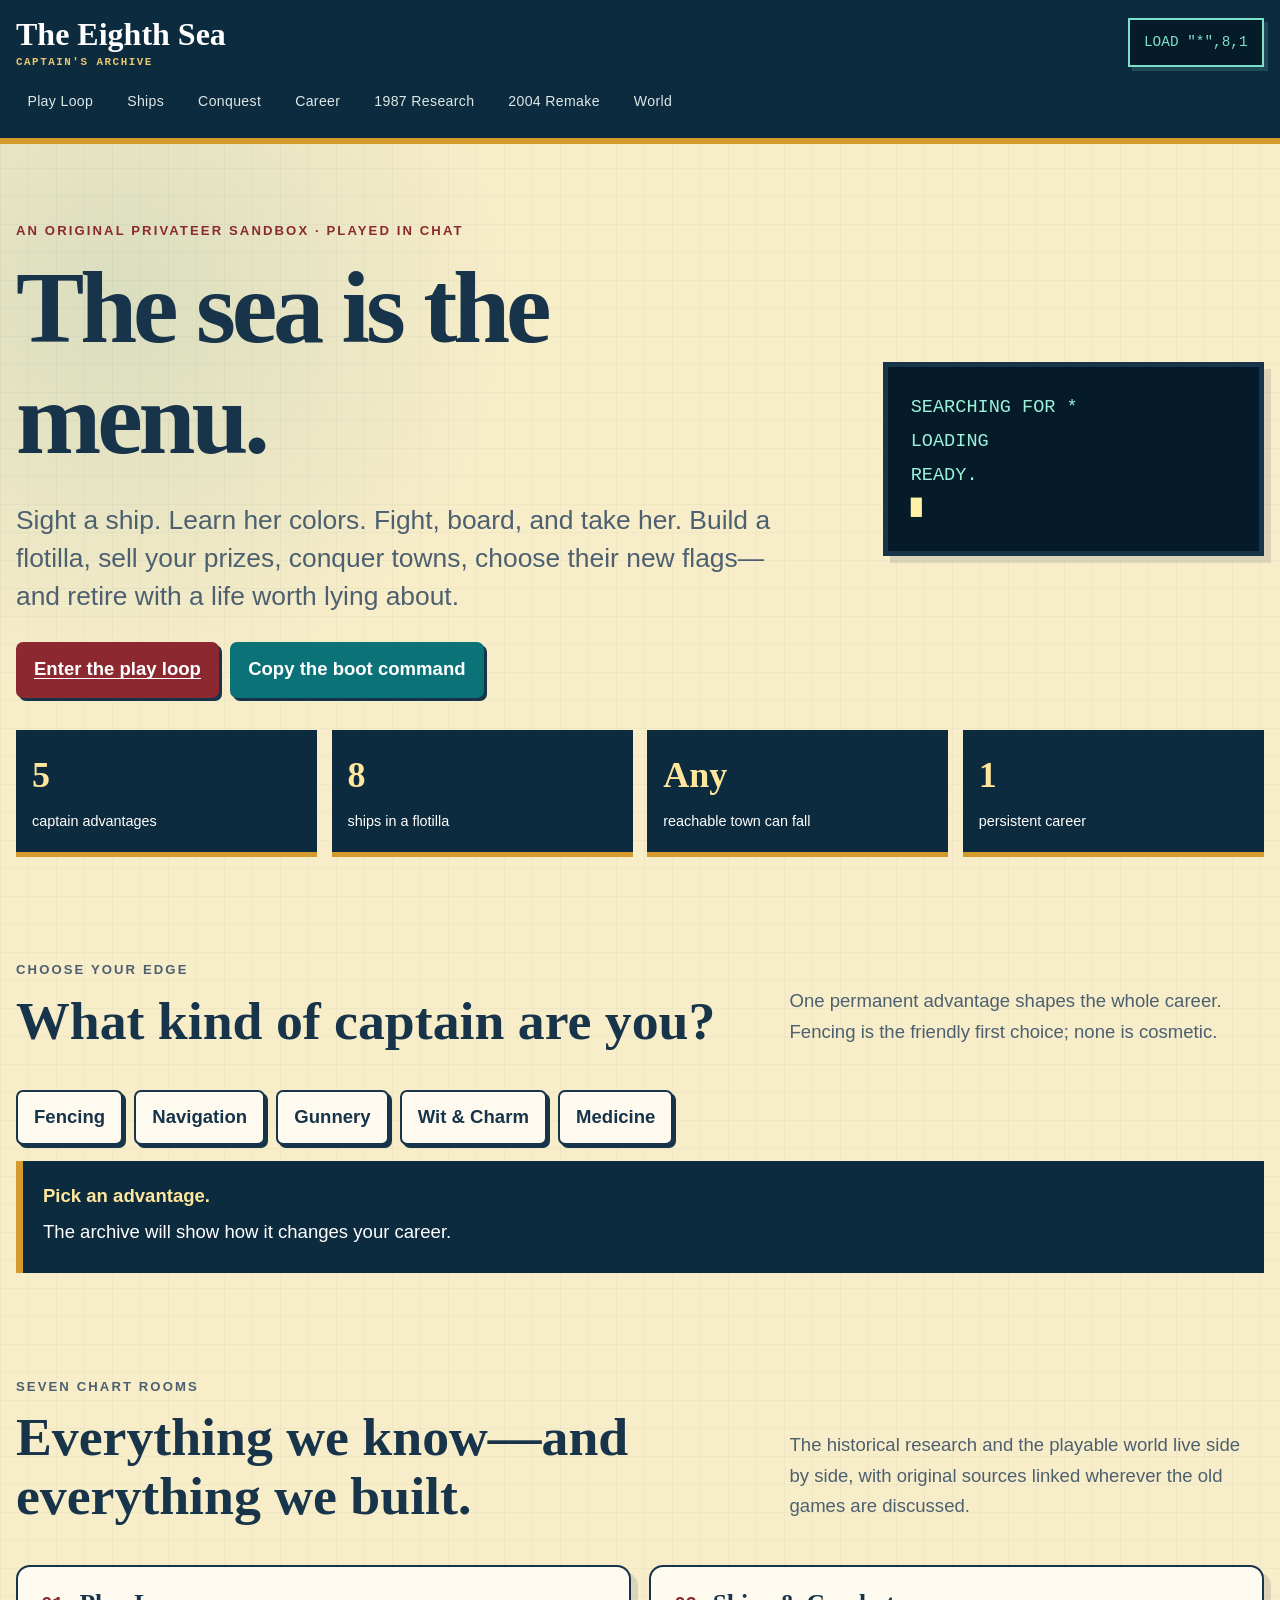
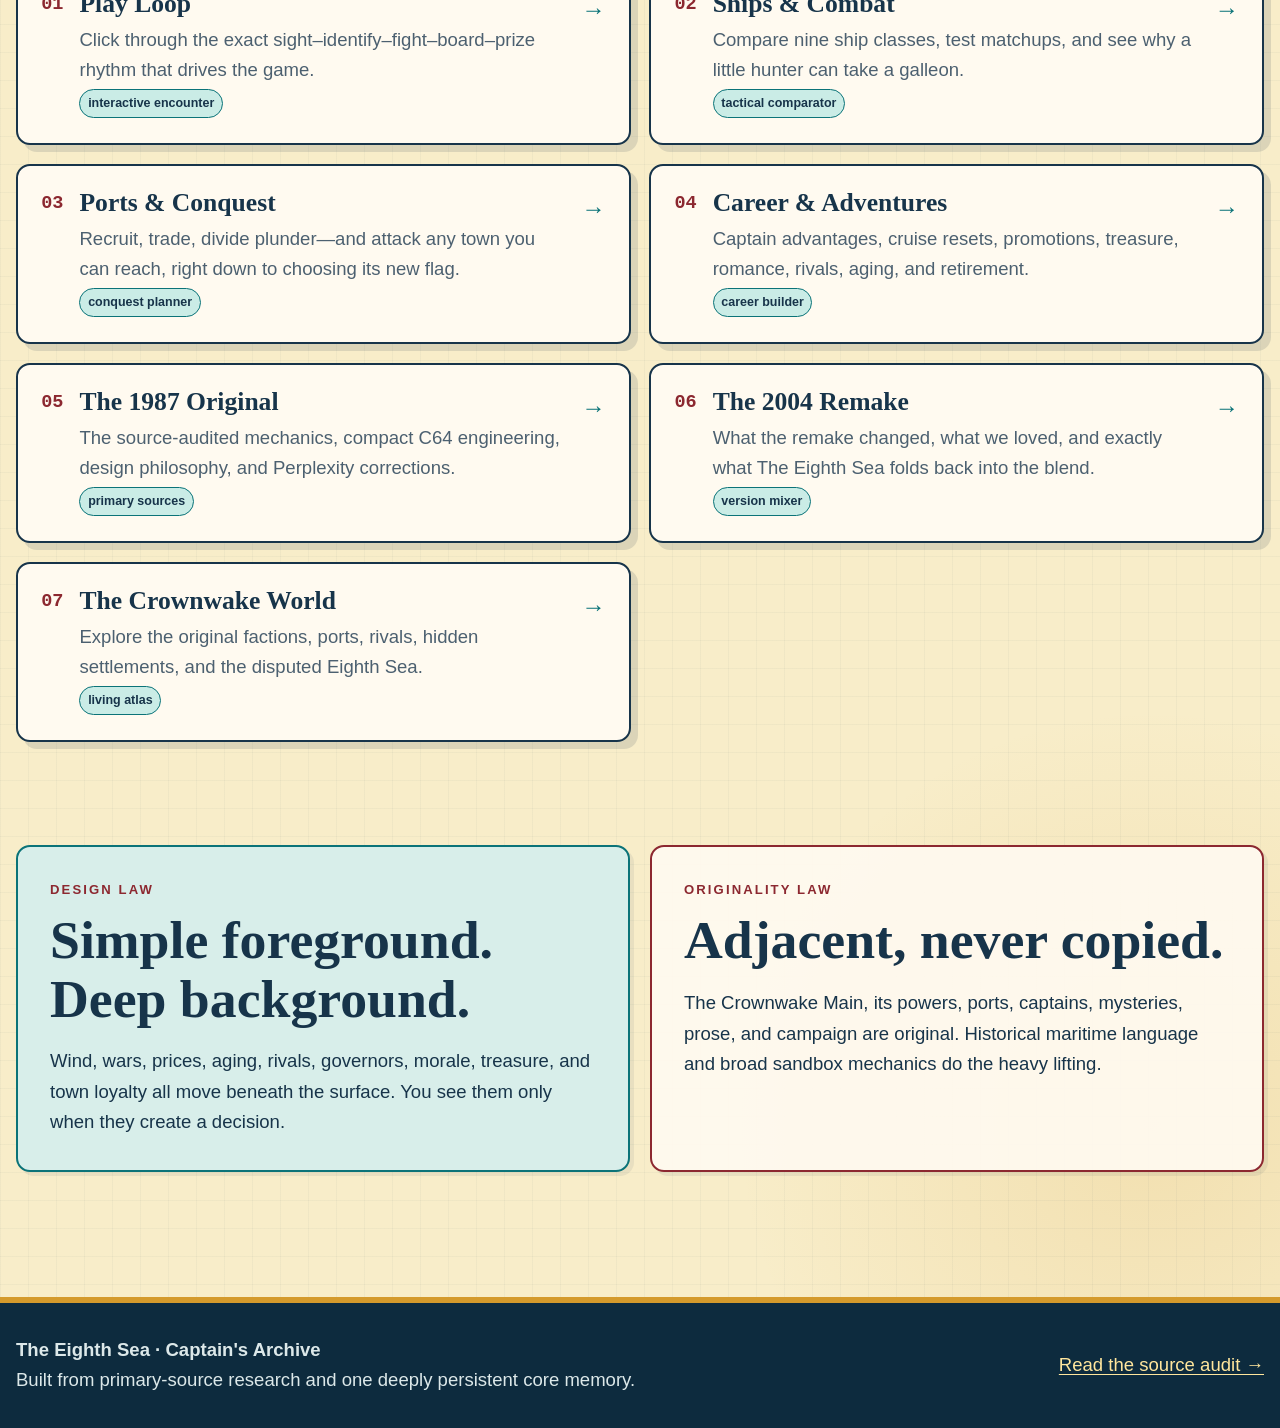
<file: site/index.html>
<!doctype html><html lang="en"><head><meta charset="utf-8"><meta name="viewport" content="width=device-width,initial-scale=1"><meta name="description" content="The interactive captain's archive for The Eighth Sea: a fast, persistent privateer sandbox inspired by the design lessons of classic pirate games."><meta name="robots" content="noindex,nofollow"><meta property="og:type" content="website"><meta property="og:title" content="The Eighth Sea · Captain's Archive"><meta property="og:description" content="Sight ships, take prizes, build a flotilla, conquer towns—and explore the research behind the game."><meta property="og:image" content="og.png"><meta name="twitter:card" content="summary_large_image"><meta name="twitter:title" content="The Eighth Sea · Captain's Archive"><meta name="twitter:description" content="A playable privateer archive and source-audited design history."><meta name="twitter:image" content="og.png"><title>The Eighth Sea · Captain's Archive</title><link rel="stylesheet" href="assets/site.css"></head>
<body><a class="skip-link" href="#main">Skip to archive</a><header class="site-head"><div class="wrap"><div class="masthead"><a class="home" href="./">The Eighth Sea<small>CAPTAIN'S ARCHIVE</small></a><div class="boot-chip">LOAD "*",8,1</div></div><nav class="site-nav" aria-label="Archive"><a href="play-loop/">Play Loop</a><a href="ships-and-combat/">Ships</a><a href="ports-and-conquest/">Conquest</a><a href="career-and-adventures/">Career</a><a href="research-1987/">1987 Research</a><a href="remake-2004/">2004 Remake</a><a href="crownwake-world/">World</a></nav></div></header>
<main id="main" class="wrap"><div class="hero"><div><p class="eyebrow">An original privateer sandbox · played in chat</p><h1>The sea is the menu.</h1><p class="lede">Sight a ship. Learn her colors. Fight, board, and take her. Build a flotilla, sell your prizes, conquer towns, choose their new flags—and retire with a life worth lying about.</p><div class="button-row"><a class="btn primary" href="play-loop/">Enter the play loop</a><button class="btn sea" id="copy-command">Copy the boot command</button></div></div><div class="boot-screen" aria-label="Boot sequence"><p>SEARCHING FOR *</p><p>LOADING</p><p>READY.</p><p class="cursor">█</p></div></div>
<div class="stat-grid" aria-label="Game facts"><div class="stat"><strong>5</strong><span>captain advantages</span></div><div class="stat"><strong>8</strong><span>ships in a flotilla</span></div><div class="stat"><strong>Any</strong><span>reachable town can fall</span></div><div class="stat"><strong>1</strong><span>persistent career</span></div></div>
<section class="section"><div class="section-head"><div><p class="eyebrow">Choose your edge</p><h2>What kind of captain are you?</h2></div><p>One permanent advantage shapes the whole career. Fencing is the friendly first choice; none is cosmetic.</p></div><div class="button-row" aria-label="Captain advantages"><button class="btn" data-advantage="fencing" aria-pressed="false">Fencing</button><button class="btn" data-advantage="navigation" aria-pressed="false">Navigation</button><button class="btn" data-advantage="gunnery" aria-pressed="false">Gunnery</button><button class="btn" data-advantage="charm" aria-pressed="false">Wit & Charm</button><button class="btn" data-advantage="medicine" aria-pressed="false">Medicine</button></div><div class="result" id="advantage-result" aria-live="polite"><strong>Pick an advantage.</strong><p>The archive will show how it changes your career.</p></div></section>
<section class="section"><div class="section-head"><div><p class="eyebrow">Seven chart rooms</p><h2>Everything we know—and everything we built.</h2></div><p>The historical research and the playable world live side by side, with original sources linked wherever the old games are discussed.</p></div><ul class="module-grid" id="module-cards"></ul></section>
<section class="section grid two"><div class="card accent"><p class="eyebrow">Design law</p><h2>Simple foreground. Deep background.</h2><p>Wind, wars, prices, aging, rivals, governors, morale, treasure, and town loyalty all move beneath the surface. You see them only when they create a decision.</p></div><div class="card blood"><p class="eyebrow">Originality law</p><h2>Adjacent, never copied.</h2><p>The Crownwake Main, its powers, ports, captains, mysteries, prose, and campaign are original. Historical maritime language and broad sandbox mechanics do the heavy lifting.</p></div></section></main>
<footer class="site-foot"><div class="wrap foot-grid"><div><strong>The Eighth Sea · Captain's Archive</strong><br><span>Built from primary-source research and one deeply persistent core memory.</span></div><a href="research-1987/">Read the source audit →</a></div></footer><script src="data/modules.js"></script><script src="data/game-data.js"></script><script src="assets/hub.js"></script><script src="assets/site.js"></script></body></html>
</file>
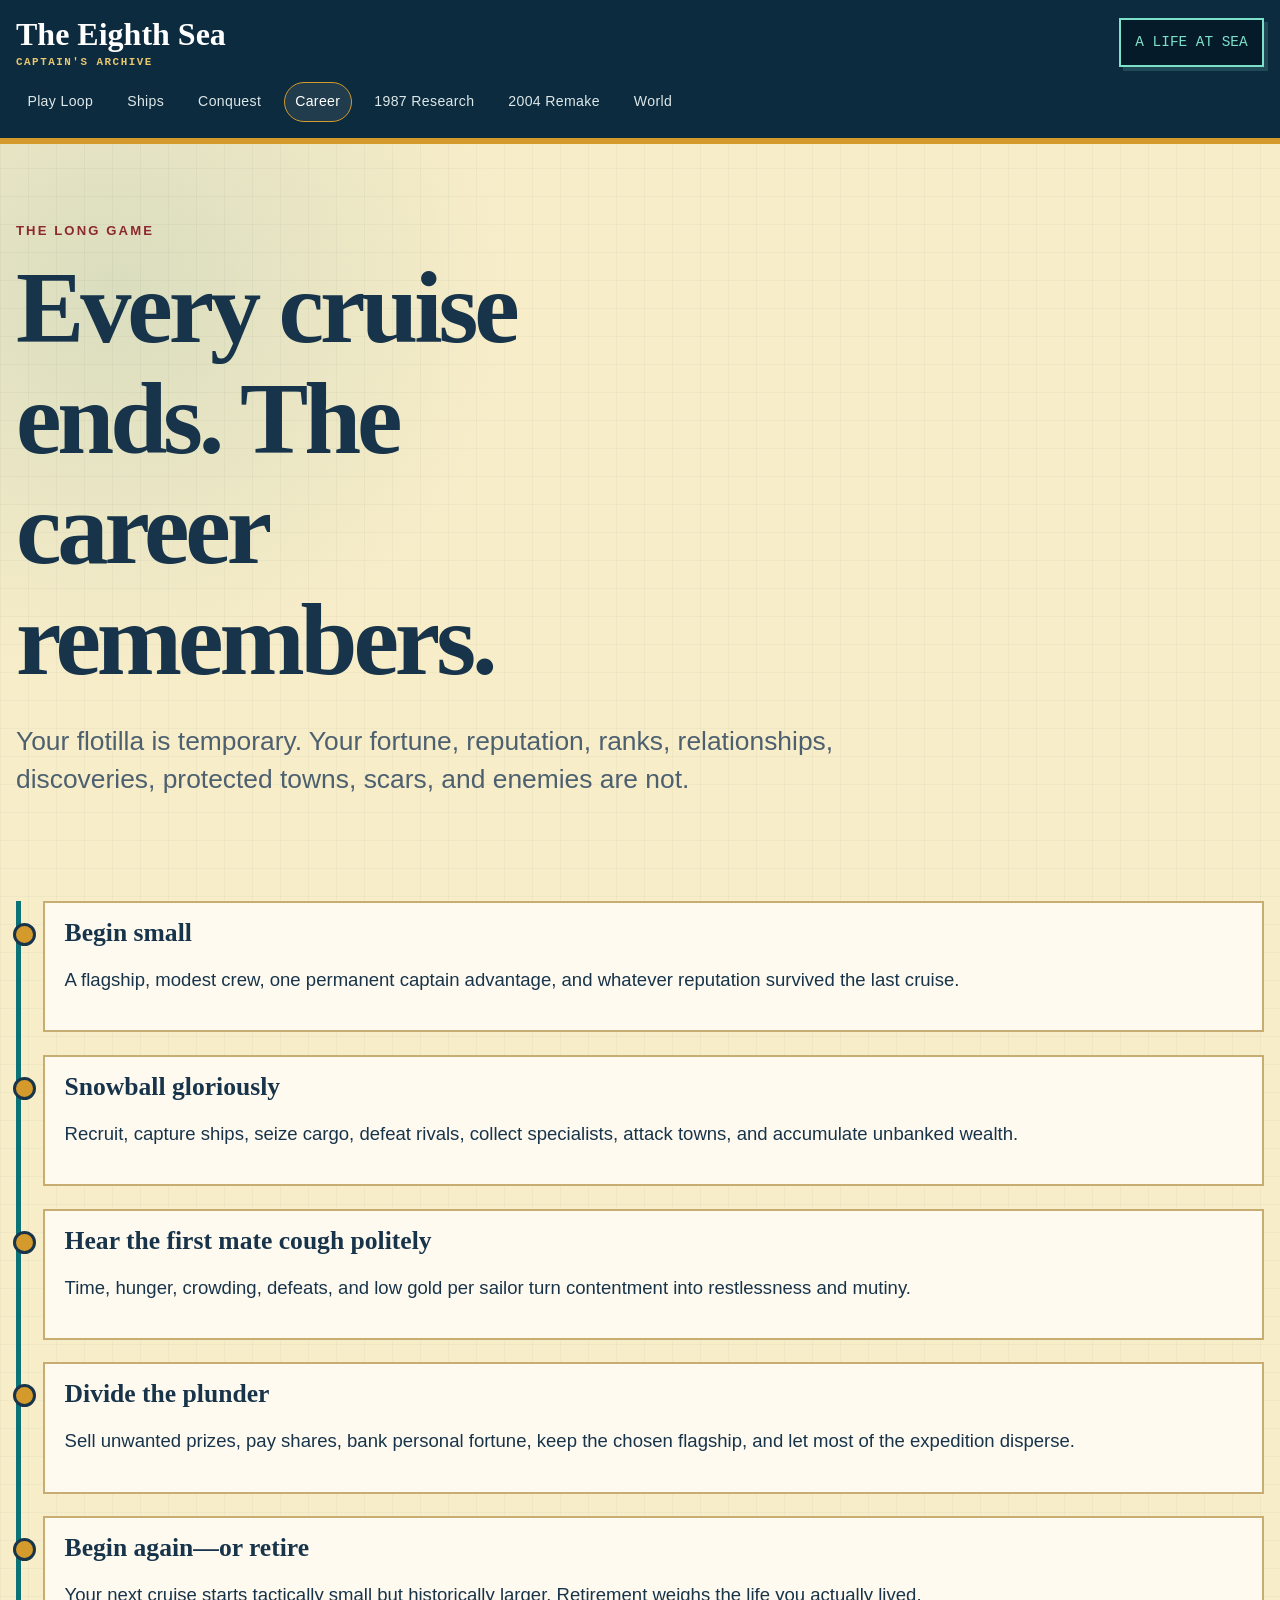
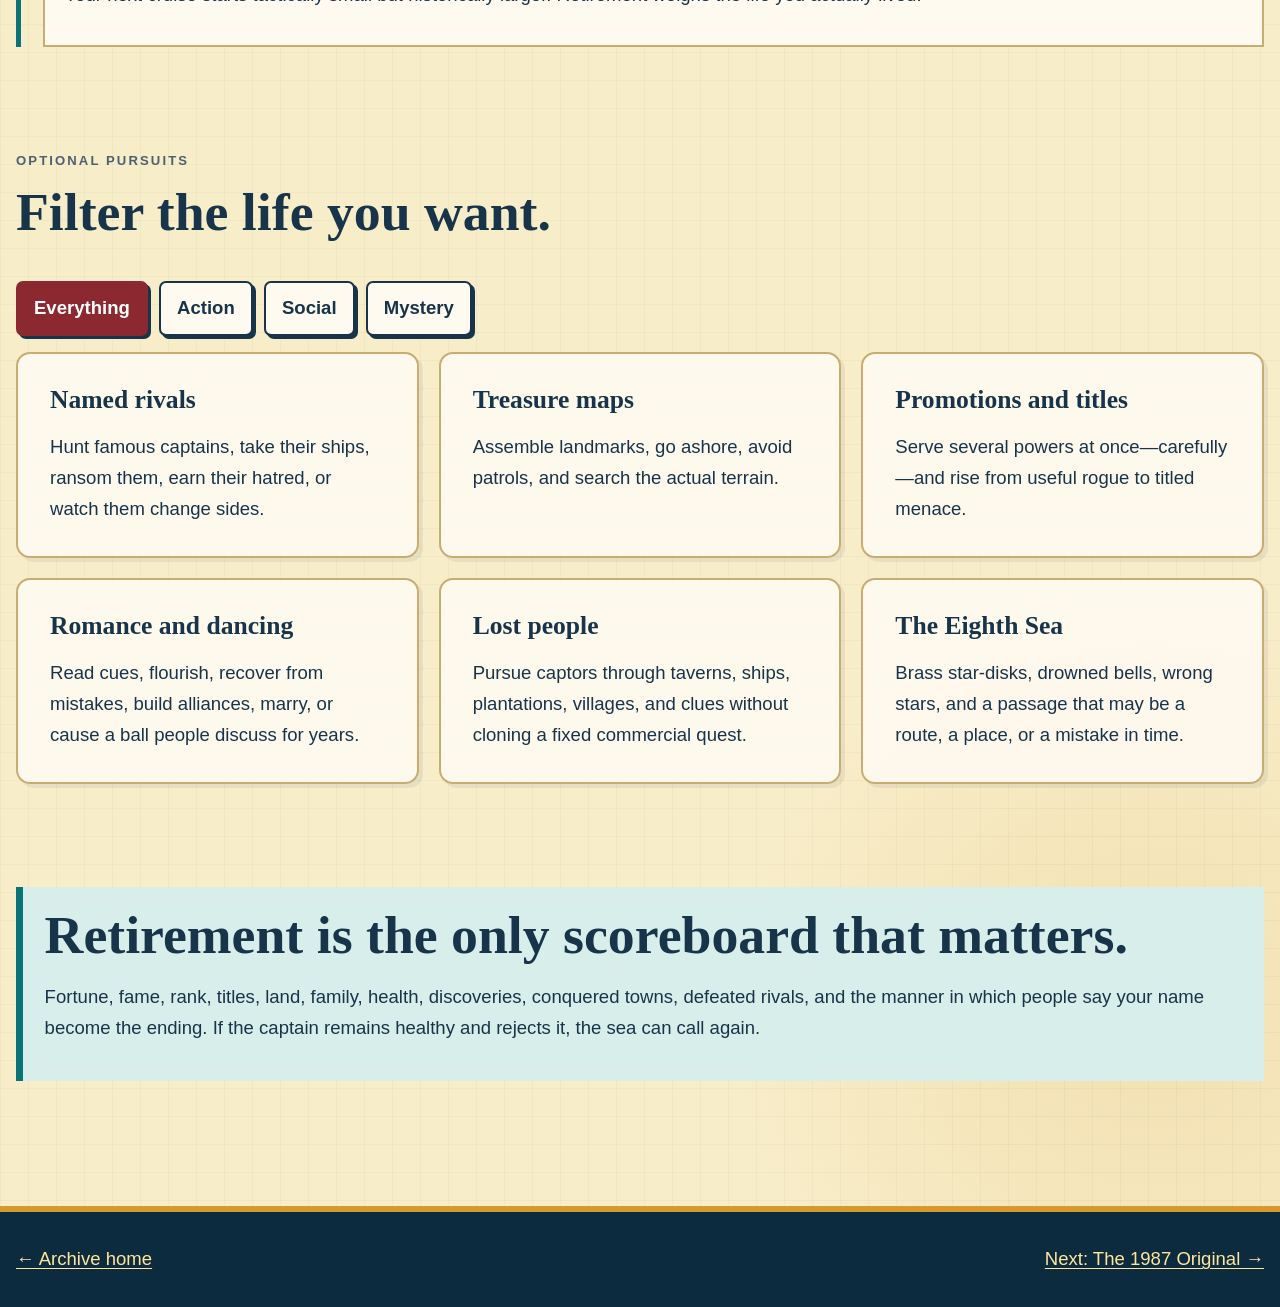
<file: site/career-and-adventures/index.html>
<!doctype html><html lang="en"><head><meta charset="utf-8"><meta name="viewport" content="width=device-width,initial-scale=1"><meta name="robots" content="noindex,nofollow"><title>Career & Adventures · The Eighth Sea</title><link rel="stylesheet" href="../assets/site.css"></head><body><a class="skip-link" href="#main">Skip</a><header class="site-head"><div class="wrap"><div class="masthead"><a class="home" href="../">The Eighth Sea<small>CAPTAIN'S ARCHIVE</small></a><div class="boot-chip">A LIFE AT SEA</div></div><nav class="site-nav"><a href="../play-loop/">Play Loop</a><a href="../ships-and-combat/">Ships</a><a href="../ports-and-conquest/">Conquest</a><a href="./" aria-current="page">Career</a><a href="../research-1987/">1987 Research</a><a href="../remake-2004/">2004 Remake</a><a href="../crownwake-world/">World</a></nav></div></header><main id="main" class="wrap"><p class="eyebrow">The long game</p><h1>Every cruise ends. The career remembers.</h1><p class="lede">Your flotilla is temporary. Your fortune, reputation, ranks, relationships, discoveries, protected towns, scars, and enemies are not.</p>
<section class="section"><div class="timeline"><article><h3>Begin small</h3><p>A flagship, modest crew, one permanent captain advantage, and whatever reputation survived the last cruise.</p></article><article><h3>Snowball gloriously</h3><p>Recruit, capture ships, seize cargo, defeat rivals, collect specialists, attack towns, and accumulate unbanked wealth.</p></article><article><h3>Hear the first mate cough politely</h3><p>Time, hunger, crowding, defeats, and low gold per sailor turn contentment into restlessness and mutiny.</p></article><article><h3>Divide the plunder</h3><p>Sell unwanted prizes, pay shares, bank personal fortune, keep the chosen flagship, and let most of the expedition disperse.</p></article><article><h3>Begin again—or retire</h3><p>Your next cruise starts tactically small but historically larger. Retirement weighs the life you actually lived.</p></article></div></section>
<section class="section"><div class="section-head"><div><p class="eyebrow">Optional pursuits</p><h2>Filter the life you want.</h2></div></div><div class="button-row"><button class="btn" data-filter-group="adventures" data-filter="all" aria-pressed="true">Everything</button><button class="btn" data-filter-group="adventures" data-filter="action" aria-pressed="false">Action</button><button class="btn" data-filter-group="adventures" data-filter="social" aria-pressed="false">Social</button><button class="btn" data-filter-group="adventures" data-filter="mystery" aria-pressed="false">Mystery</button></div><div class="grid three" style="margin-top:1rem"><article class="card adventure-card" data-filter-group="adventures" data-category="action"><h3>Named rivals</h3><p>Hunt famous captains, take their ships, ransom them, earn their hatred, or watch them change sides.</p></article><article class="card adventure-card" data-filter-group="adventures" data-category="mystery action"><h3>Treasure maps</h3><p>Assemble landmarks, go ashore, avoid patrols, and search the actual terrain.</p></article><article class="card adventure-card" data-filter-group="adventures" data-category="social"><h3>Promotions and titles</h3><p>Serve several powers at once—carefully—and rise from useful rogue to titled menace.</p></article><article class="card adventure-card" data-filter-group="adventures" data-category="social"><h3>Romance and dancing</h3><p>Read cues, flourish, recover from mistakes, build alliances, marry, or cause a ball people discuss for years.</p></article><article class="card adventure-card" data-filter-group="adventures" data-category="mystery"><h3>Lost people</h3><p>Pursue captors through taverns, ships, plantations, villages, and clues without cloning a fixed commercial quest.</p></article><article class="card adventure-card" data-filter-group="adventures" data-category="mystery action"><h3>The Eighth Sea</h3><p>Brass star-disks, drowned bells, wrong stars, and a passage that may be a route, a place, or a mistake in time.</p></article></div></section>
<section class="section callout"><h2>Retirement is the only scoreboard that matters.</h2><p>Fortune, fame, rank, titles, land, family, health, discoveries, conquered towns, defeated rivals, and the manner in which people say your name become the ending. If the captain remains healthy and rejects it, the sea can call again.</p></section></main><footer class="site-foot"><div class="wrap foot-grid"><a href="../">← Archive home</a><a href="../research-1987/">Next: The 1987 Original →</a></div></footer><script src="../data/game-data.js"></script><script src="../assets/site.js"></script></body></html>
</file>
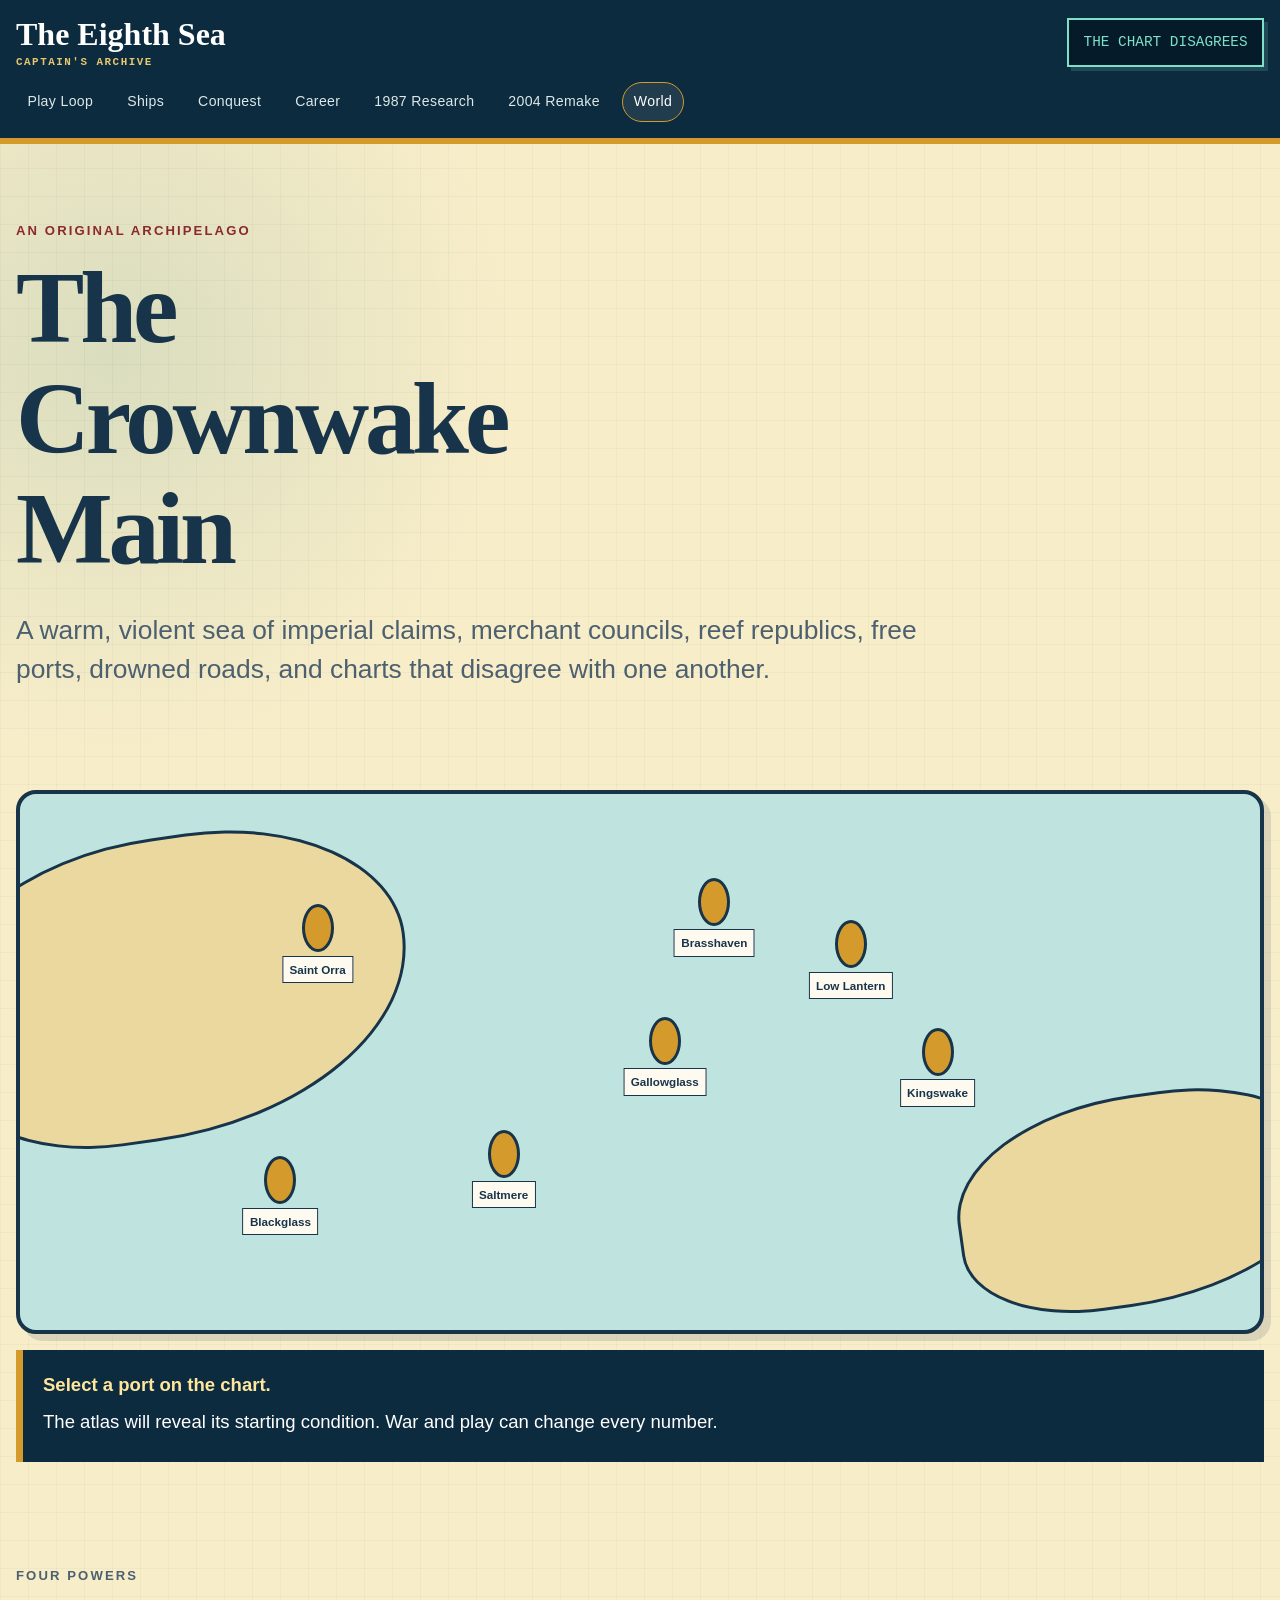
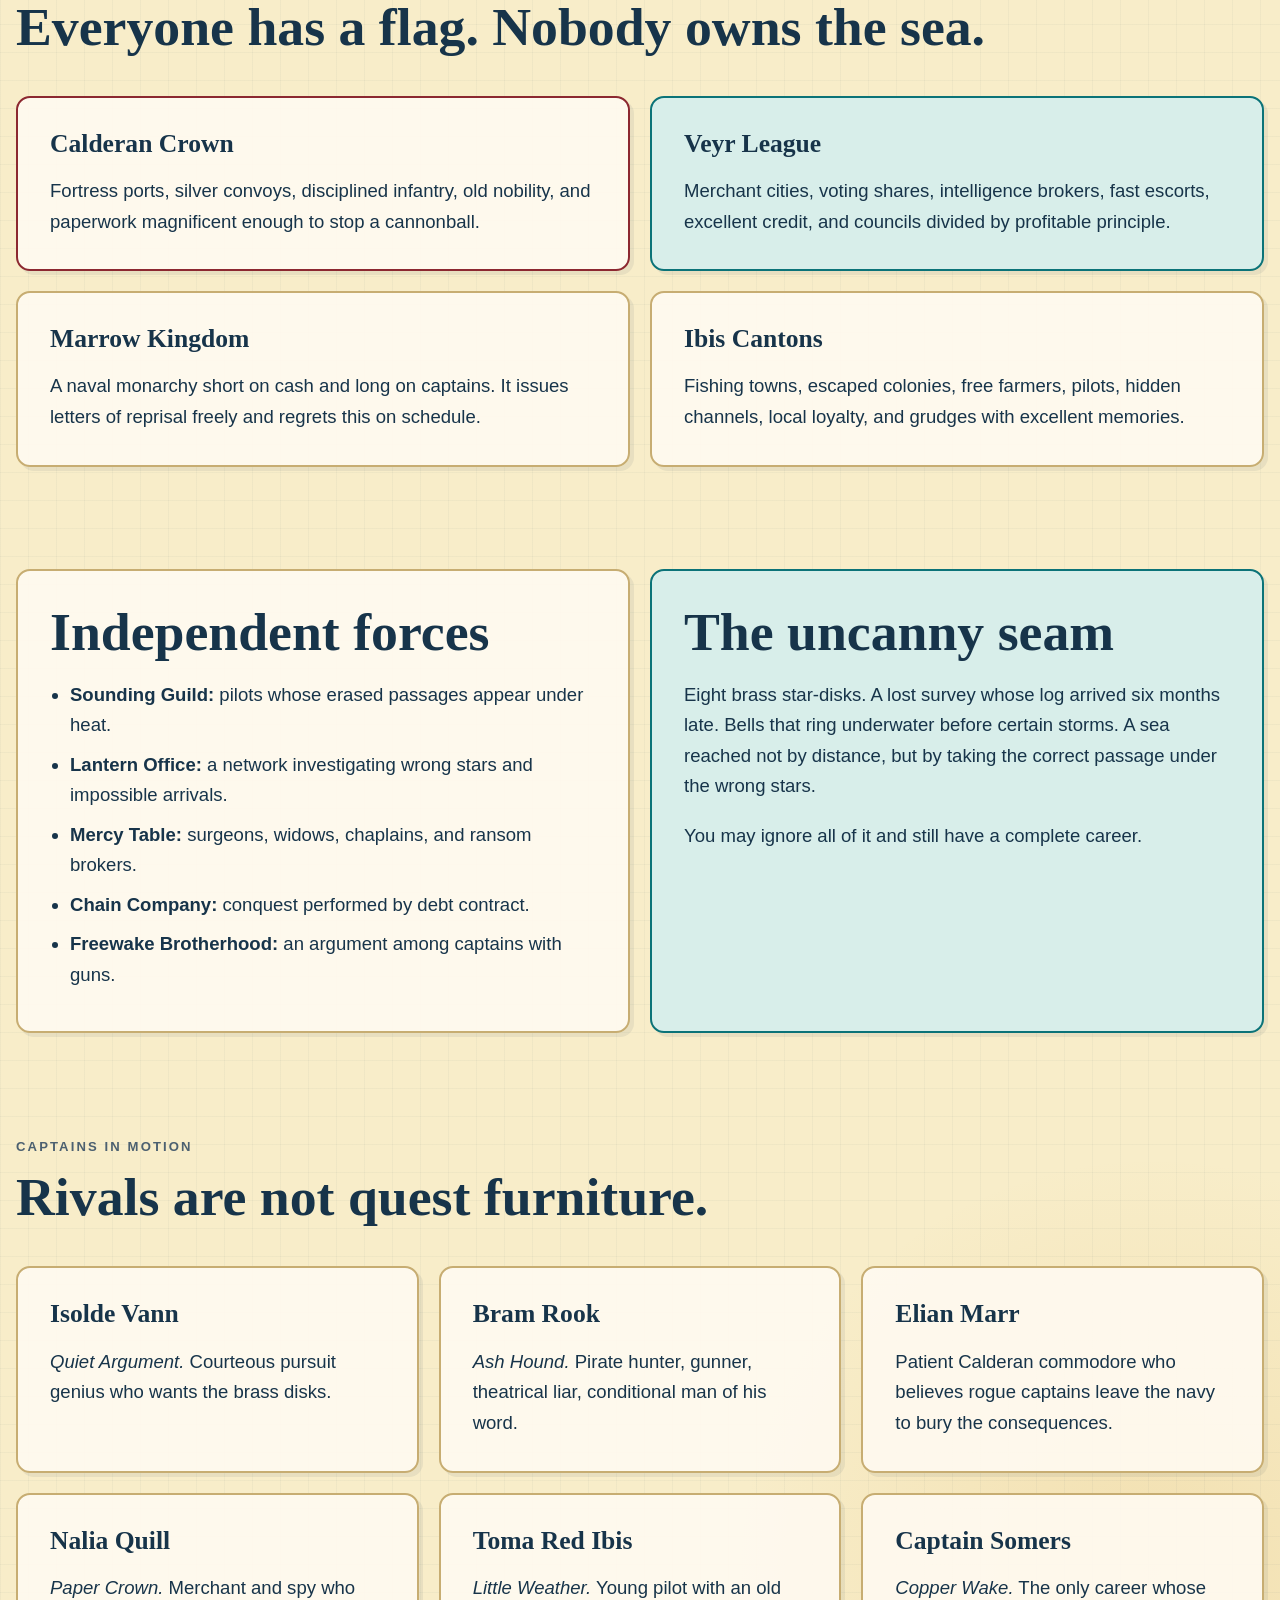
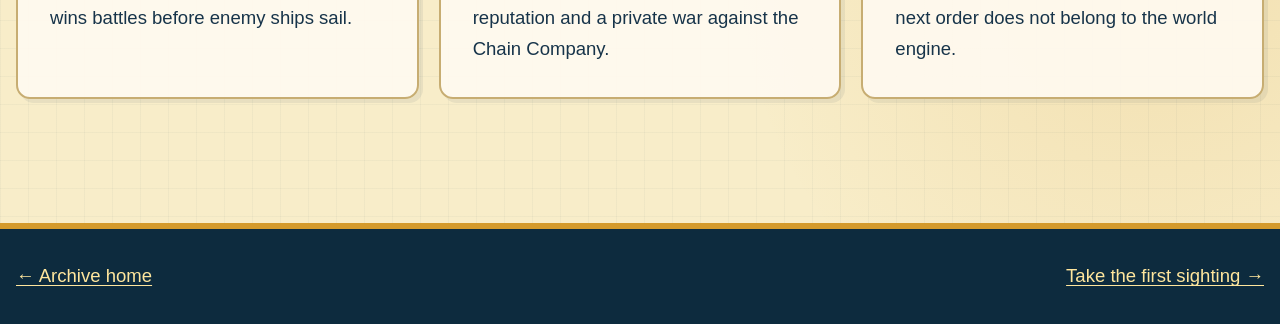
<file: site/crownwake-world/index.html>
<!doctype html><html lang="en"><head><meta charset="utf-8"><meta name="viewport" content="width=device-width,initial-scale=1"><meta name="robots" content="noindex,nofollow"><title>Crownwake World · The Eighth Sea</title><link rel="stylesheet" href="../assets/site.css"></head><body><a class="skip-link" href="#main">Skip</a><header class="site-head"><div class="wrap"><div class="masthead"><a class="home" href="../">The Eighth Sea<small>CAPTAIN'S ARCHIVE</small></a><div class="boot-chip">THE CHART DISAGREES</div></div><nav class="site-nav"><a href="../play-loop/">Play Loop</a><a href="../ships-and-combat/">Ships</a><a href="../ports-and-conquest/">Conquest</a><a href="../career-and-adventures/">Career</a><a href="../research-1987/">1987 Research</a><a href="../remake-2004/">2004 Remake</a><a href="./" aria-current="page">World</a></nav></div></header><main id="main" class="wrap"><p class="eyebrow">An original archipelago</p><h1>The Crownwake Main</h1><p class="lede">A warm, violent sea of imperial claims, merchant councils, reef republics, free ports, drowned roads, and charts that disagree with one another.</p>
<section class="section"><div class="atlas" aria-label="Stylized map of the Crownwake Main"><button class="map-port" style="left:24%;top:25%" data-map-port="saint-orra" aria-label="Saint Orra"><span>Saint Orra</span></button><button class="map-port" style="left:56%;top:20%" data-map-port="brasshaven" aria-label="Brasshaven"><span>Brasshaven</span></button><button class="map-port" style="left:74%;top:48%" data-map-port="kingswake" aria-label="Kingswake"><span>Kingswake</span></button><button class="map-port" style="left:39%;top:67%" data-map-port="saltmere" aria-label="Saltmere"><span>Saltmere</span></button><button class="map-port" style="left:52%;top:46%" data-map-port="gallowglass" aria-label="Gallowglass Cay"><span>Gallowglass</span></button><button class="map-port" style="left:67%;top:28%" data-map-port="low-lantern" aria-label="Low Lantern"><span>Low Lantern</span></button><button class="map-port" style="left:21%;top:72%" data-map-port="blackglass" aria-label="Blackglass Station"><span>Blackglass</span></button></div><div class="result map-readout" id="map-readout" aria-live="polite"><strong>Select a port on the chart.</strong><p>The atlas will reveal its starting condition. War and play can change every number.</p></div></section>
<section class="section"><div class="section-head"><div><p class="eyebrow">Four powers</p><h2>Everyone has a flag. Nobody owns the sea.</h2></div></div><div class="grid two"><article class="card blood"><h3>Calderan Crown</h3><p>Fortress ports, silver convoys, disciplined infantry, old nobility, and paperwork magnificent enough to stop a cannonball.</p></article><article class="card accent"><h3>Veyr League</h3><p>Merchant cities, voting shares, intelligence brokers, fast escorts, excellent credit, and councils divided by profitable principle.</p></article><article class="card"><h3>Marrow Kingdom</h3><p>A naval monarchy short on cash and long on captains. It issues letters of reprisal freely and regrets this on schedule.</p></article><article class="card"><h3>Ibis Cantons</h3><p>Fishing towns, escaped colonies, free farmers, pilots, hidden channels, local loyalty, and grudges with excellent memories.</p></article></div></section>
<section class="section grid two"><div class="card"><h2>Independent forces</h2><ul class="fact-list"><li><strong>Sounding Guild:</strong> pilots whose erased passages appear under heat.</li><li><strong>Lantern Office:</strong> a network investigating wrong stars and impossible arrivals.</li><li><strong>Mercy Table:</strong> surgeons, widows, chaplains, and ransom brokers.</li><li><strong>Chain Company:</strong> conquest performed by debt contract.</li><li><strong>Freewake Brotherhood:</strong> an argument among captains with guns.</li></ul></div><div class="card accent"><h2>The uncanny seam</h2><p>Eight brass star-disks. A lost survey whose log arrived six months late. Bells that ring underwater before certain storms. A sea reached not by distance, but by taking the correct passage under the wrong stars.</p><p>You may ignore all of it and still have a complete career.</p></div></section>
<section class="section"><div class="section-head"><div><p class="eyebrow">Captains in motion</p><h2>Rivals are not quest furniture.</h2></div></div><div class="grid three"><article class="card"><h3>Isolde Vann</h3><p><em>Quiet Argument.</em> Courteous pursuit genius who wants the brass disks.</p></article><article class="card"><h3>Bram Rook</h3><p><em>Ash Hound.</em> Pirate hunter, gunner, theatrical liar, conditional man of his word.</p></article><article class="card"><h3>Elian Marr</h3><p>Patient Calderan commodore who believes rogue captains leave the navy to bury the consequences.</p></article><article class="card"><h3>Nalia Quill</h3><p><em>Paper Crown.</em> Merchant and spy who wins battles before enemy ships sail.</p></article><article class="card"><h3>Toma Red Ibis</h3><p><em>Little Weather.</em> Young pilot with an old reputation and a private war against the Chain Company.</p></article><article class="card"><h3>Captain Somers</h3><p><em>Copper Wake.</em> The only career whose next order does not belong to the world engine.</p></article></div></section></main><footer class="site-foot"><div class="wrap foot-grid"><a href="../">← Archive home</a><a href="../play-loop/">Take the first sighting →</a></div></footer><script src="../data/game-data.js"></script><script src="../assets/site.js"></script></body></html>
</file>
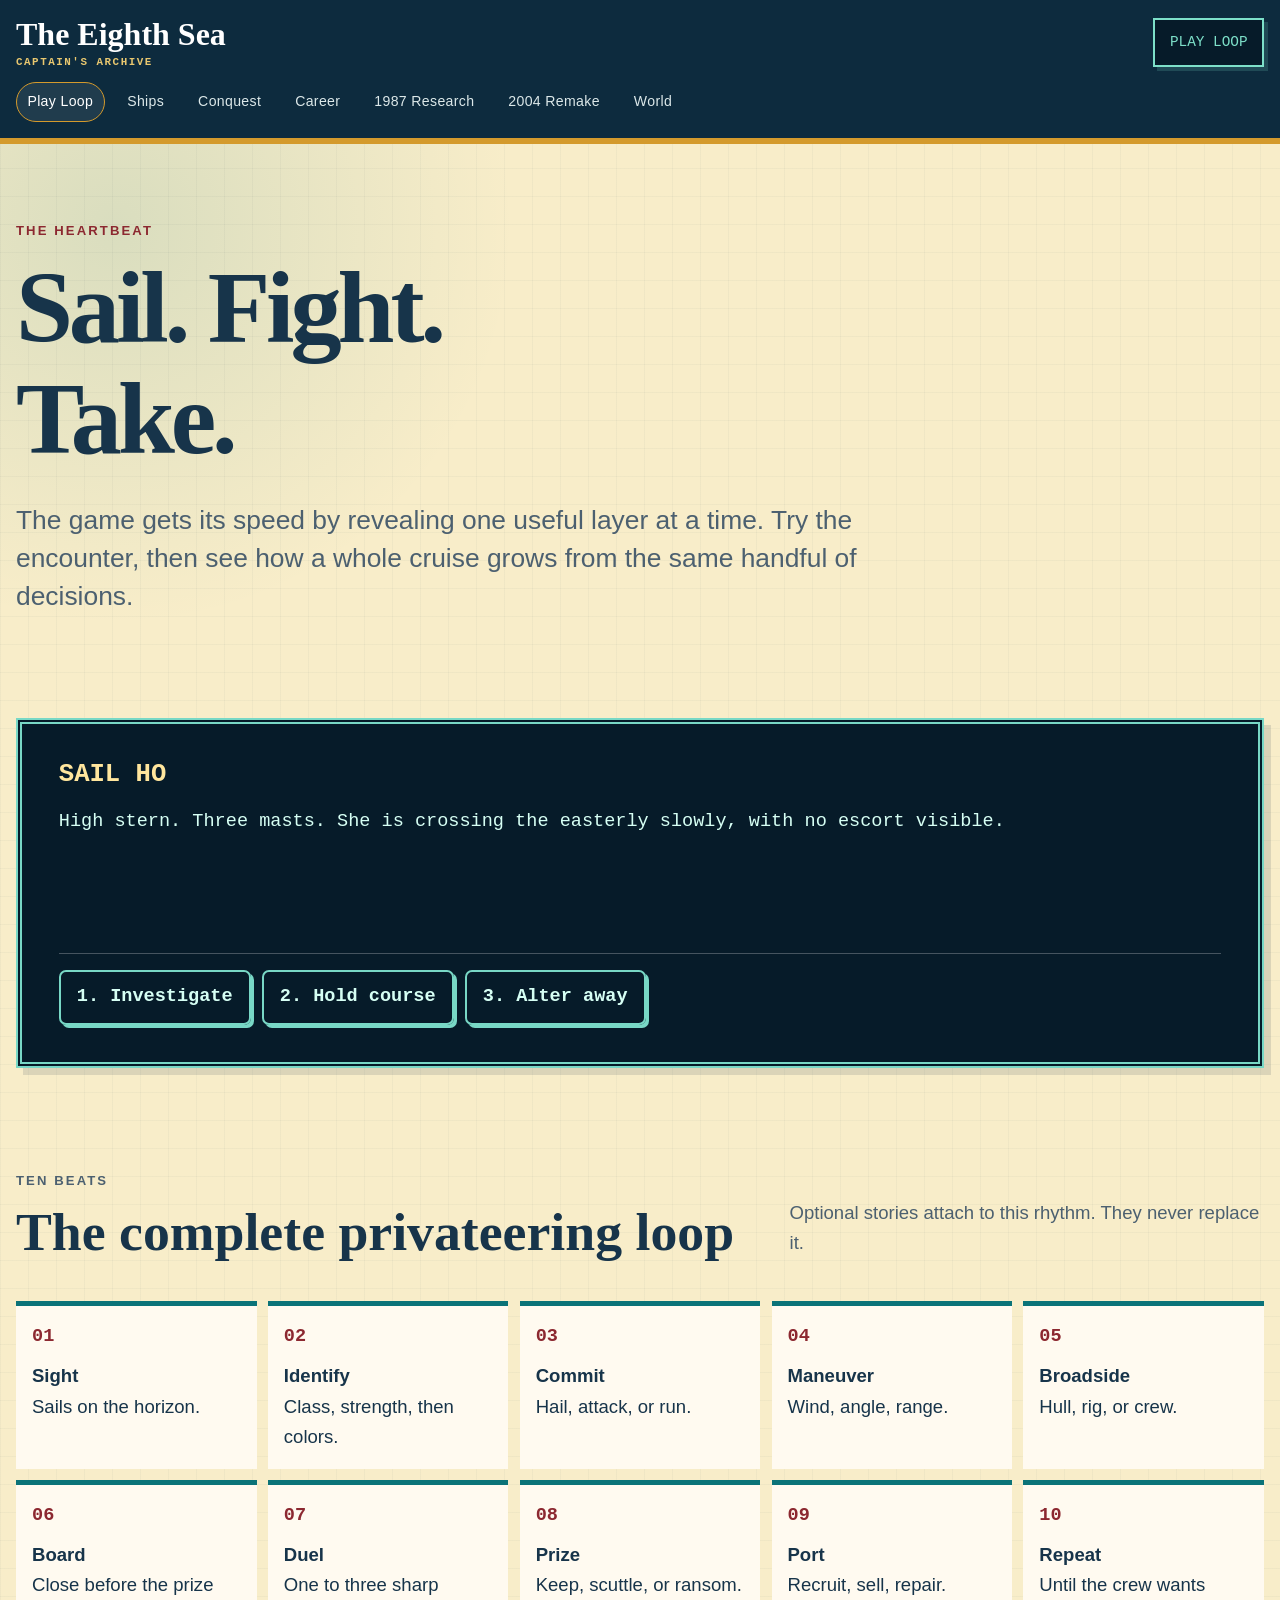
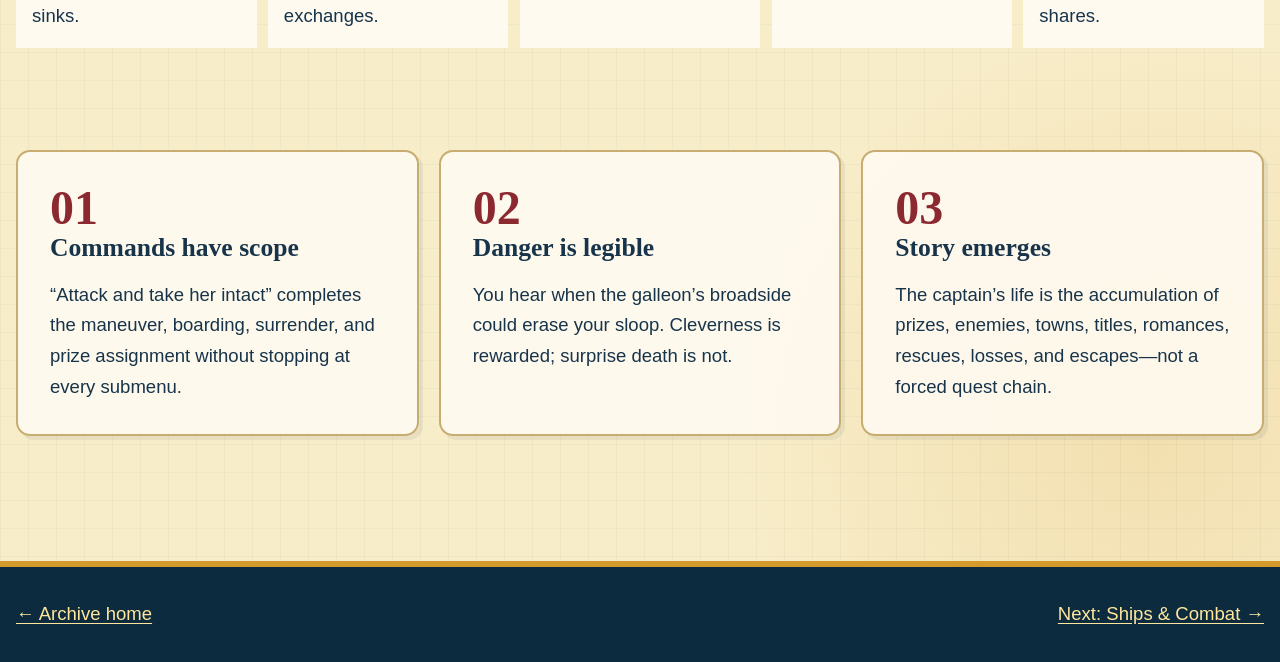
<file: site/play-loop/index.html>
<!doctype html><html lang="en"><head><meta charset="utf-8"><meta name="viewport" content="width=device-width,initial-scale=1"><meta name="robots" content="noindex,nofollow"><title>Play Loop · The Eighth Sea</title><link rel="stylesheet" href="../assets/site.css"></head><body><a class="skip-link" href="#main">Skip</a><header class="site-head"><div class="wrap"><div class="masthead"><a class="home" href="../">The Eighth Sea<small>CAPTAIN'S ARCHIVE</small></a><div class="boot-chip">PLAY LOOP</div></div><nav class="site-nav"><a href="./" aria-current="page">Play Loop</a><a href="../ships-and-combat/">Ships</a><a href="../ports-and-conquest/">Conquest</a><a href="../career-and-adventures/">Career</a><a href="../research-1987/">1987 Research</a><a href="../remake-2004/">2004 Remake</a><a href="../crownwake-world/">World</a></nav></div></header><main id="main" class="wrap"><p class="eyebrow">The heartbeat</p><h1>Sail. Fight. Take.</h1><p class="lede">The game gets its speed by revealing one useful layer at a time. Try the encounter, then see how a whole cruise grows from the same handful of decisions.</p>
<section class="section console"><div class="readout" id="encounter-readout" aria-live="polite"></div><div class="button-row" id="encounter-actions"></div></section>
<section class="section"><div class="section-head"><div><p class="eyebrow">Ten beats</p><h2>The complete privateering loop</h2></div><p>Optional stories attach to this rhythm. They never replace it.</p></div><div class="flow"><div><strong>Sight</strong><span>Sails on the horizon.</span></div><div><strong>Identify</strong><span>Class, strength, then colors.</span></div><div><strong>Commit</strong><span>Hail, attack, or run.</span></div><div><strong>Maneuver</strong><span>Wind, angle, range.</span></div><div><strong>Broadside</strong><span>Hull, rig, or crew.</span></div><div><strong>Board</strong><span>Close before the prize sinks.</span></div><div><strong>Duel</strong><span>One to three sharp exchanges.</span></div><div><strong>Prize</strong><span>Keep, scuttle, or ransom.</span></div><div><strong>Port</strong><span>Recruit, sell, repair.</span></div><div><strong>Repeat</strong><span>Until the crew wants shares.</span></div></div></section>
<section class="section grid three"><article class="card"><span class="number">01</span><h3>Commands have scope</h3><p>“Attack and take her intact” completes the maneuver, boarding, surrender, and prize assignment without stopping at every submenu.</p></article><article class="card"><span class="number">02</span><h3>Danger is legible</h3><p>You hear when the galleon’s broadside could erase your sloop. Cleverness is rewarded; surprise death is not.</p></article><article class="card"><span class="number">03</span><h3>Story emerges</h3><p>The captain’s life is the accumulation of prizes, enemies, towns, titles, romances, rescues, losses, and escapes—not a forced quest chain.</p></article></section></main><footer class="site-foot"><div class="wrap foot-grid"><a href="../">← Archive home</a><a href="../ships-and-combat/">Next: Ships & Combat →</a></div></footer><script src="../data/game-data.js"></script><script src="../assets/site.js"></script></body></html>
</file>
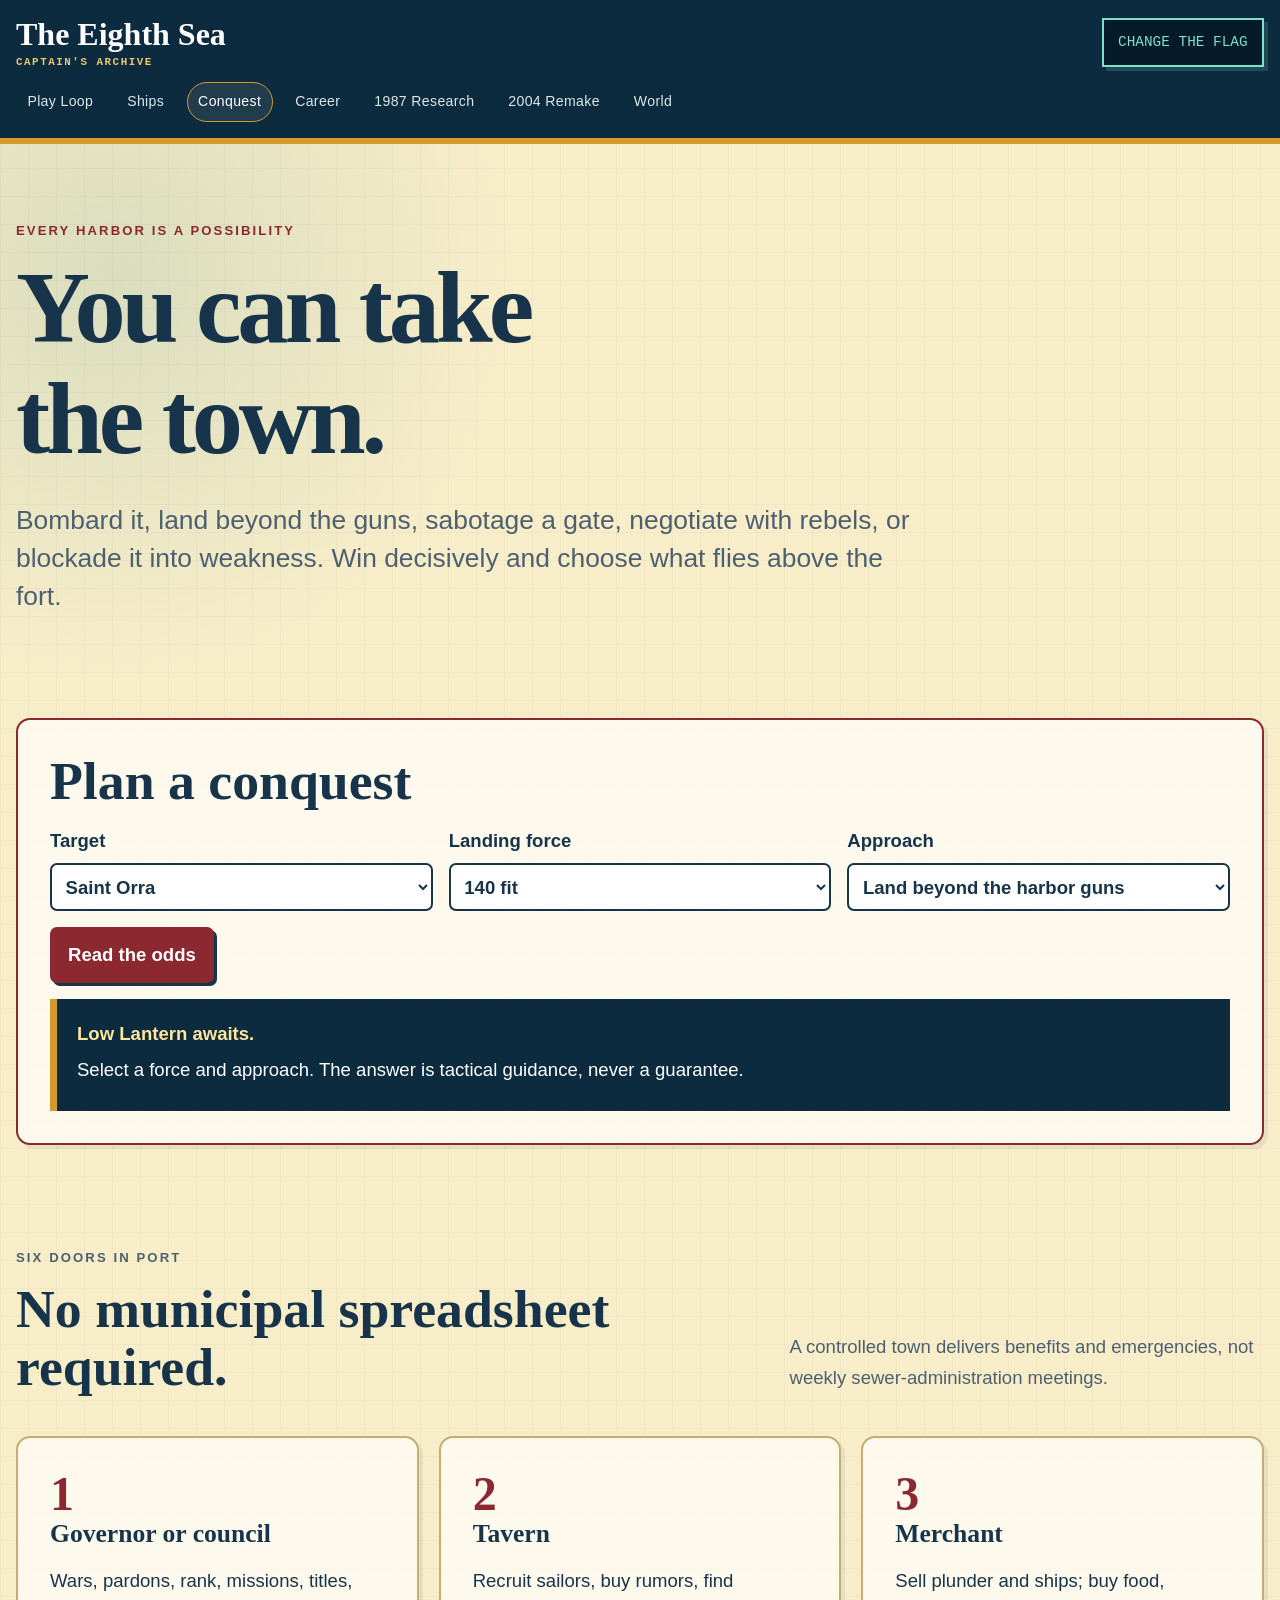
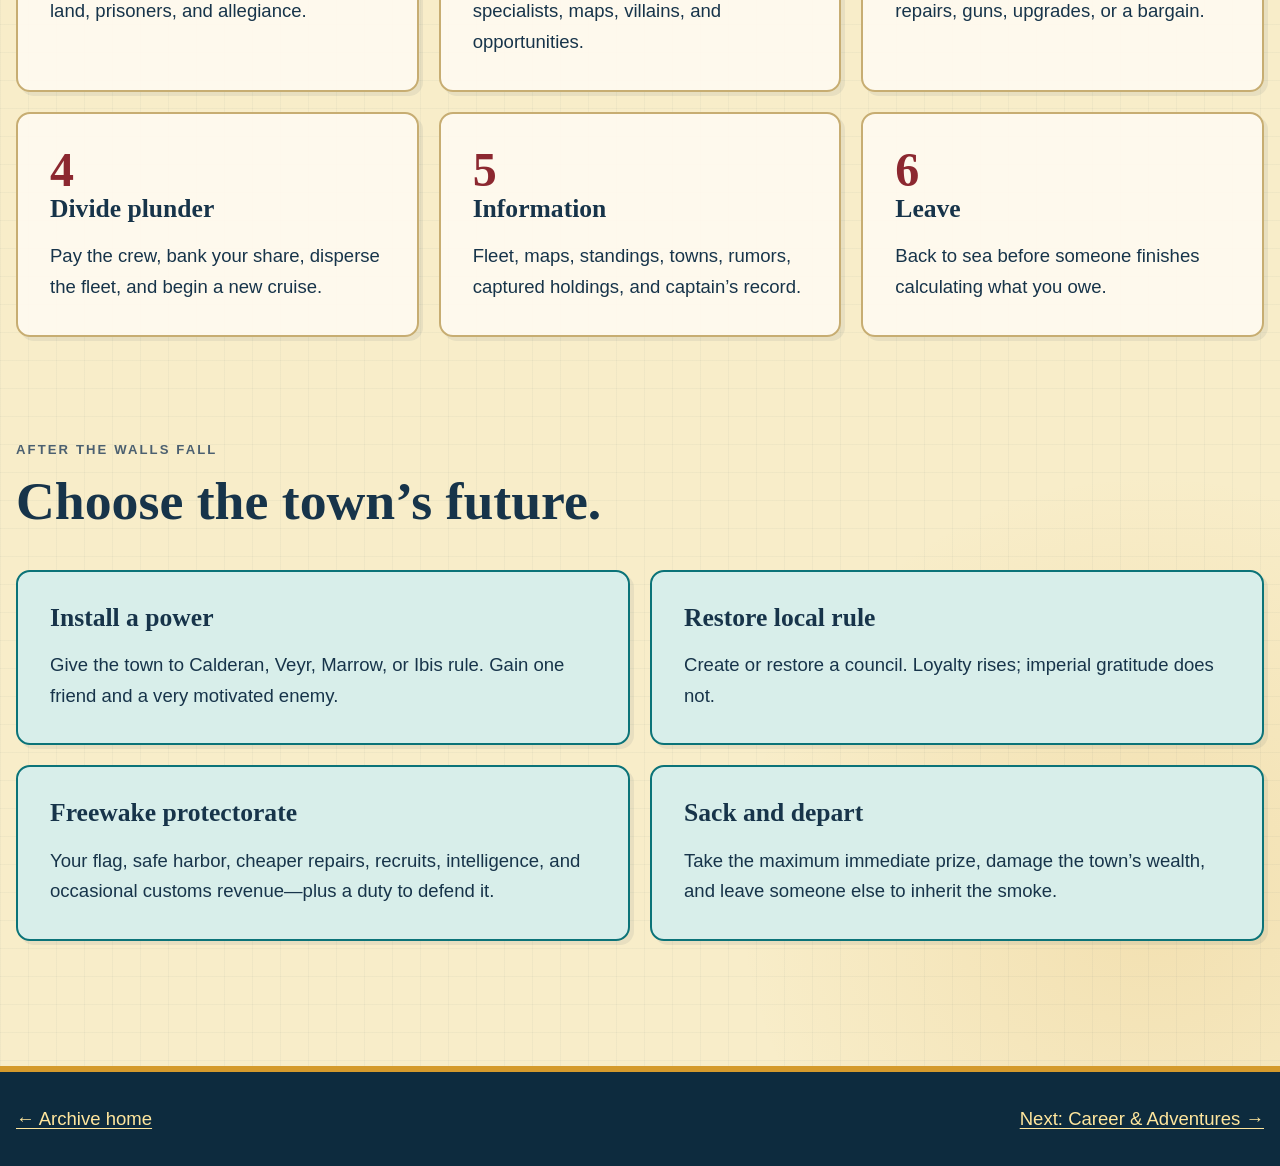
<file: site/ports-and-conquest/index.html>
<!doctype html><html lang="en"><head><meta charset="utf-8"><meta name="viewport" content="width=device-width,initial-scale=1"><meta name="robots" content="noindex,nofollow"><title>Ports & Conquest · The Eighth Sea</title><link rel="stylesheet" href="../assets/site.css"></head><body><a class="skip-link" href="#main">Skip</a><header class="site-head"><div class="wrap"><div class="masthead"><a class="home" href="../">The Eighth Sea<small>CAPTAIN'S ARCHIVE</small></a><div class="boot-chip">CHANGE THE FLAG</div></div><nav class="site-nav"><a href="../play-loop/">Play Loop</a><a href="../ships-and-combat/">Ships</a><a href="./" aria-current="page">Conquest</a><a href="../career-and-adventures/">Career</a><a href="../research-1987/">1987 Research</a><a href="../remake-2004/">2004 Remake</a><a href="../crownwake-world/">World</a></nav></div></header><main id="main" class="wrap"><p class="eyebrow">Every harbor is a possibility</p><h1>You can take the town.</h1><p class="lede">Bombard it, land beyond the guns, sabotage a gate, negotiate with rebels, or blockade it into weakness. Win decisively and choose what flies above the fort.</p>
<section class="section card blood"><h2>Plan a conquest</h2><div class="controls"><label>Target<select id="target-port"></select></label><label>Landing force<select id="landing-force"><option value="60">60 fit</option><option value="100">100 fit</option><option value="140" selected>140 fit</option><option value="220">220 fit</option><option value="320">320 fit</option></select></label><label>Approach<select id="approach"><option value="land">Land beyond the harbor guns</option><option value="bombard">Bombard and land</option><option value="sabotage">Sneak and sabotage</option><option value="blockade">Blockade first</option></select></label></div><button class="btn primary" id="plan-conquest">Read the odds</button><div class="result" id="conquest-result" aria-live="polite"><strong>Low Lantern awaits.</strong><p>Select a force and approach. The answer is tactical guidance, never a guarantee.</p></div></section>
<section class="section"><div class="section-head"><div><p class="eyebrow">Six doors in port</p><h2>No municipal spreadsheet required.</h2></div><p>A controlled town delivers benefits and emergencies, not weekly sewer-administration meetings.</p></div><div class="grid three"><article class="card"><span class="number">1</span><h3>Governor or council</h3><p>Wars, pardons, rank, missions, titles, land, prisoners, and allegiance.</p></article><article class="card"><span class="number">2</span><h3>Tavern</h3><p>Recruit sailors, buy rumors, find specialists, maps, villains, and opportunities.</p></article><article class="card"><span class="number">3</span><h3>Merchant</h3><p>Sell plunder and ships; buy food, repairs, guns, upgrades, or a bargain.</p></article><article class="card"><span class="number">4</span><h3>Divide plunder</h3><p>Pay the crew, bank your share, disperse the fleet, and begin a new cruise.</p></article><article class="card"><span class="number">5</span><h3>Information</h3><p>Fleet, maps, standings, towns, rumors, captured holdings, and captain’s record.</p></article><article class="card"><span class="number">6</span><h3>Leave</h3><p>Back to sea before someone finishes calculating what you owe.</p></article></div></section>
<section class="section"><div class="section-head"><div><p class="eyebrow">After the walls fall</p><h2>Choose the town’s future.</h2></div></div><div class="grid two"><div class="card accent"><h3>Install a power</h3><p>Give the town to Calderan, Veyr, Marrow, or Ibis rule. Gain one friend and a very motivated enemy.</p></div><div class="card accent"><h3>Restore local rule</h3><p>Create or restore a council. Loyalty rises; imperial gratitude does not.</p></div><div class="card accent"><h3>Freewake protectorate</h3><p>Your flag, safe harbor, cheaper repairs, recruits, intelligence, and occasional customs revenue—plus a duty to defend it.</p></div><div class="card accent"><h3>Sack and depart</h3><p>Take the maximum immediate prize, damage the town’s wealth, and leave someone else to inherit the smoke.</p></div></div></section></main><footer class="site-foot"><div class="wrap foot-grid"><a href="../">← Archive home</a><a href="../career-and-adventures/">Next: Career & Adventures →</a></div></footer><script src="../data/game-data.js"></script><script src="../assets/site.js"></script></body></html>
</file>
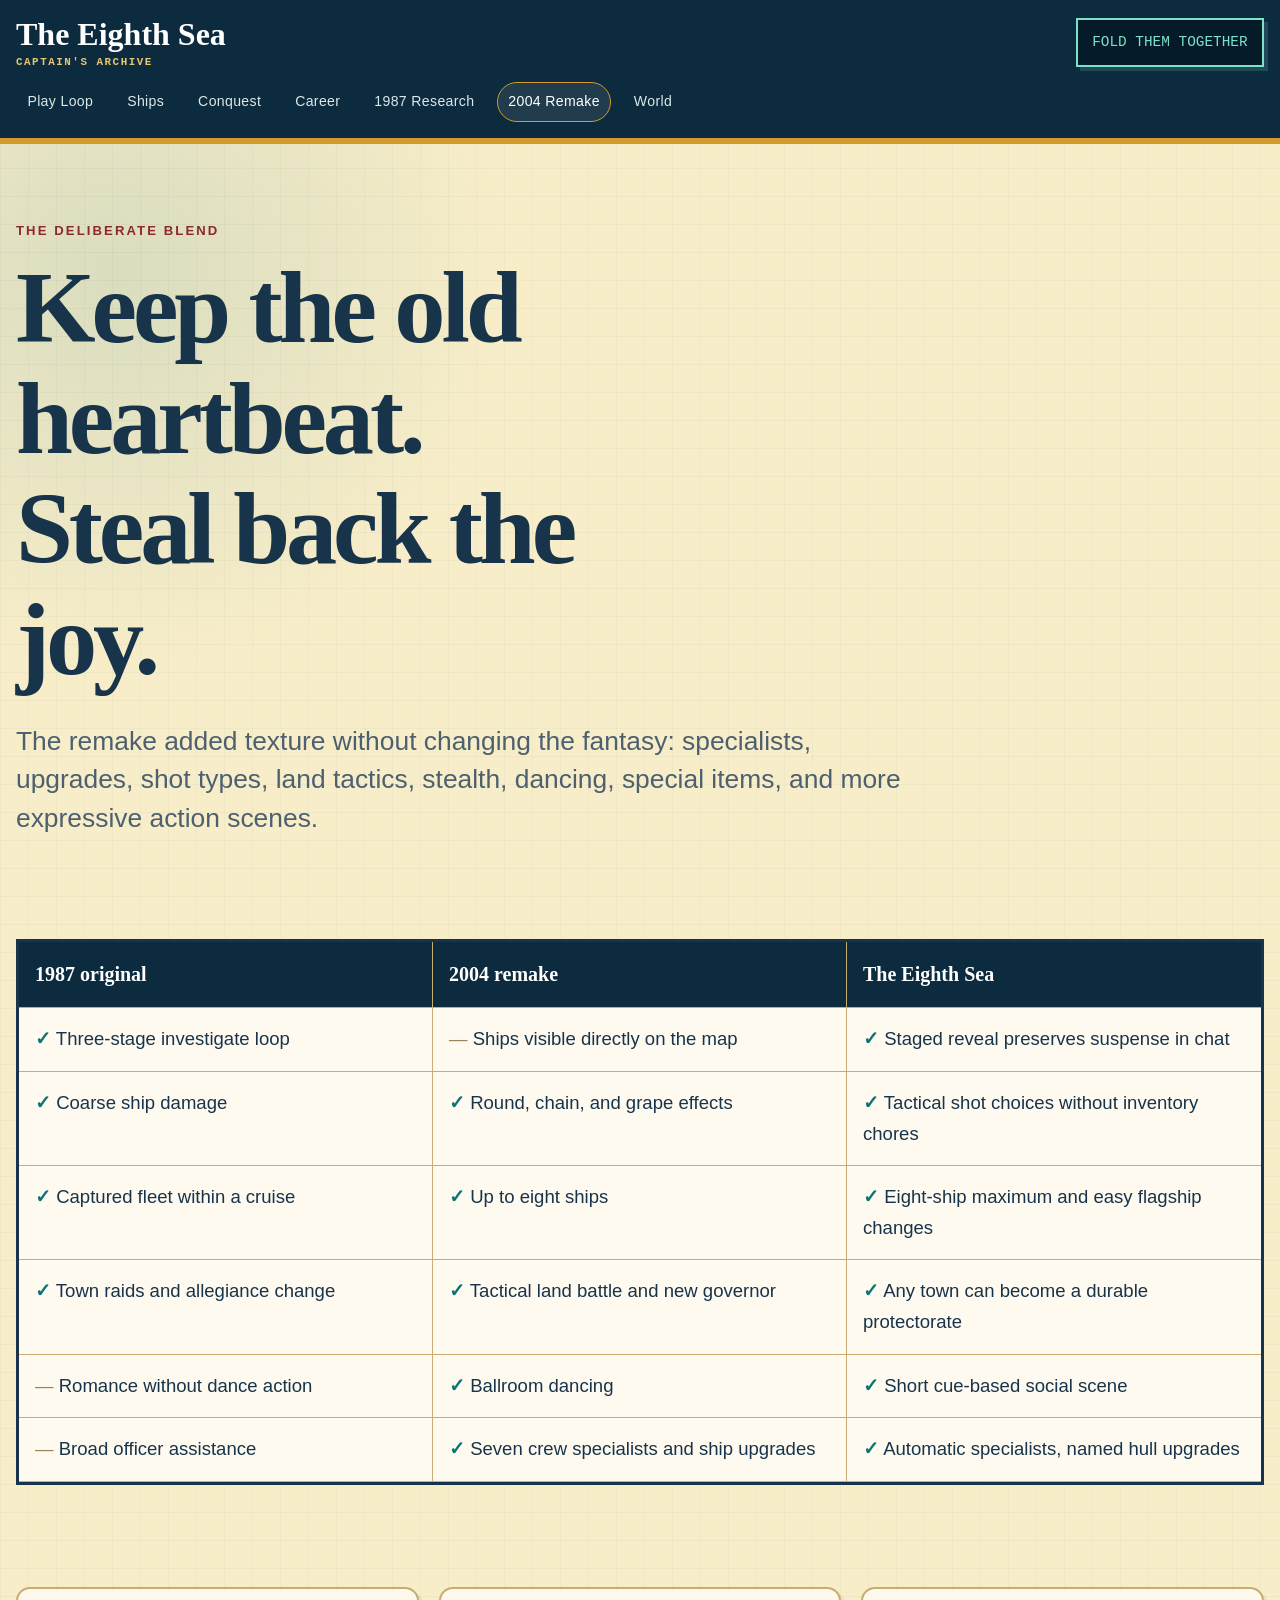
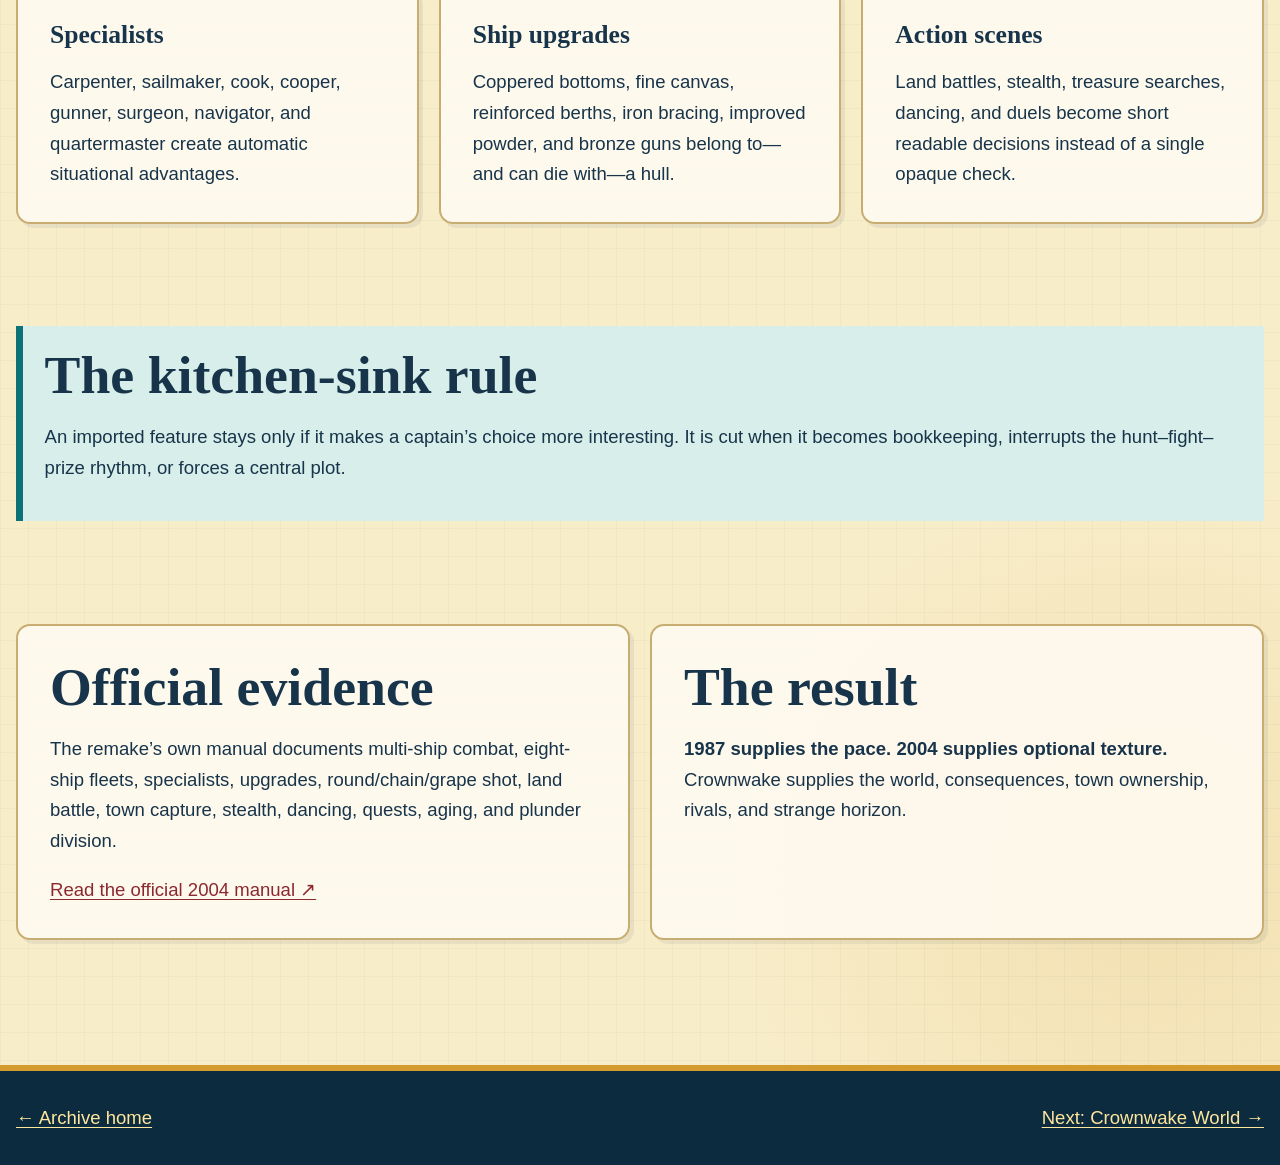
<file: site/remake-2004/index.html>
<!doctype html><html lang="en"><head><meta charset="utf-8"><meta name="viewport" content="width=device-width,initial-scale=1"><meta name="robots" content="noindex,nofollow"><title>The 2004 Remake · The Eighth Sea</title><link rel="stylesheet" href="../assets/site.css"></head><body><a class="skip-link" href="#main">Skip</a><header class="site-head"><div class="wrap"><div class="masthead"><a class="home" href="../">The Eighth Sea<small>CAPTAIN'S ARCHIVE</small></a><div class="boot-chip">FOLD THEM TOGETHER</div></div><nav class="site-nav"><a href="../play-loop/">Play Loop</a><a href="../ships-and-combat/">Ships</a><a href="../ports-and-conquest/">Conquest</a><a href="../career-and-adventures/">Career</a><a href="../research-1987/">1987 Research</a><a href="./" aria-current="page">2004 Remake</a><a href="../crownwake-world/">World</a></nav></div></header><main id="main" class="wrap"><p class="eyebrow">The deliberate blend</p><h1>Keep the old heartbeat. Steal back the joy.</h1><p class="lede">The remake added texture without changing the fantasy: specialists, upgrades, shot types, land tactics, stealth, dancing, special items, and more expressive action scenes.</p>
<section class="section compare-grid" aria-label="Version comparison"><div class="compare-head">1987 original</div><div class="compare-head">2004 remake</div><div class="compare-head">The Eighth Sea</div><div><span class="check">✓</span> Three-stage investigate loop</div><div><span class="dash">—</span> Ships visible directly on the map</div><div><span class="check">✓</span> Staged reveal preserves suspense in chat</div><div><span class="check">✓</span> Coarse ship damage</div><div><span class="check">✓</span> Round, chain, and grape effects</div><div><span class="check">✓</span> Tactical shot choices without inventory chores</div><div><span class="check">✓</span> Captured fleet within a cruise</div><div><span class="check">✓</span> Up to eight ships</div><div><span class="check">✓</span> Eight-ship maximum and easy flagship changes</div><div><span class="check">✓</span> Town raids and allegiance change</div><div><span class="check">✓</span> Tactical land battle and new governor</div><div><span class="check">✓</span> Any town can become a durable protectorate</div><div><span class="dash">—</span> Romance without dance action</div><div><span class="check">✓</span> Ballroom dancing</div><div><span class="check">✓</span> Short cue-based social scene</div><div><span class="dash">—</span> Broad officer assistance</div><div><span class="check">✓</span> Seven crew specialists and ship upgrades</div><div><span class="check">✓</span> Automatic specialists, named hull upgrades</div></section>
<section class="section grid three"><article class="card"><h3>Specialists</h3><p>Carpenter, sailmaker, cook, cooper, gunner, surgeon, navigator, and quartermaster create automatic situational advantages.</p></article><article class="card"><h3>Ship upgrades</h3><p>Coppered bottoms, fine canvas, reinforced berths, iron bracing, improved powder, and bronze guns belong to—and can die with—a hull.</p></article><article class="card"><h3>Action scenes</h3><p>Land battles, stealth, treasure searches, dancing, and duels become short readable decisions instead of a single opaque check.</p></article></section>
<section class="section callout"><h2>The kitchen-sink rule</h2><p>An imported feature stays only if it makes a captain’s choice more interesting. It is cut when it becomes bookkeeping, interrupts the hunt–fight–prize rhythm, or forces a central plot.</p></section>
<section class="section grid two"><div class="card"><h2>Official evidence</h2><p>The remake’s own manual documents multi-ship combat, eight-ship fleets, specialists, upgrades, round/chain/grape shot, land battle, town capture, stealth, dancing, quests, aging, and plunder division.</p><a href="https://shared.akamai.steamstatic.com/store_item_assets/steam/apps/3920/manuals/manual.pdf">Read the official 2004 manual ↗</a></div><div class="card"><h2>The result</h2><p><strong>1987 supplies the pace.</strong> <strong>2004 supplies optional texture.</strong> Crownwake supplies the world, consequences, town ownership, rivals, and strange horizon.</p></div></section></main><footer class="site-foot"><div class="wrap foot-grid"><a href="../">← Archive home</a><a href="../crownwake-world/">Next: Crownwake World →</a></div></footer></body></html>
</file>
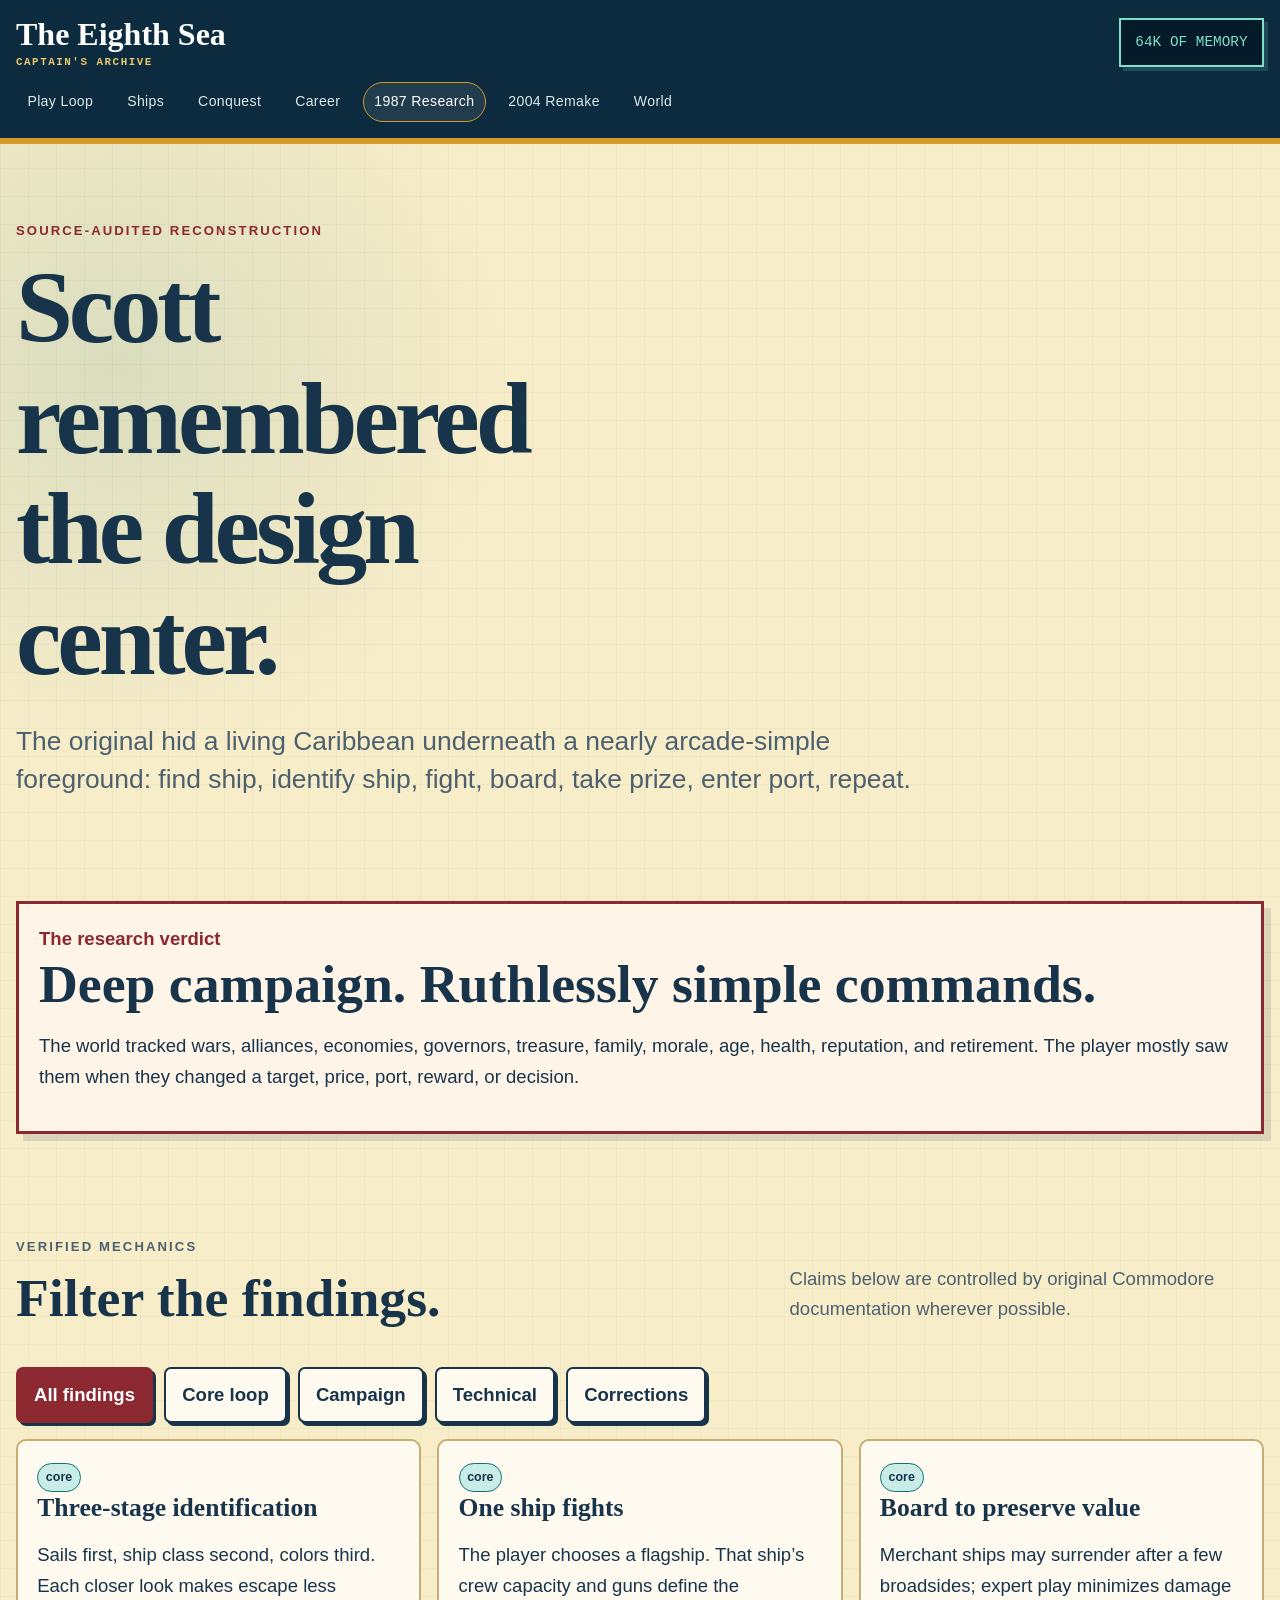
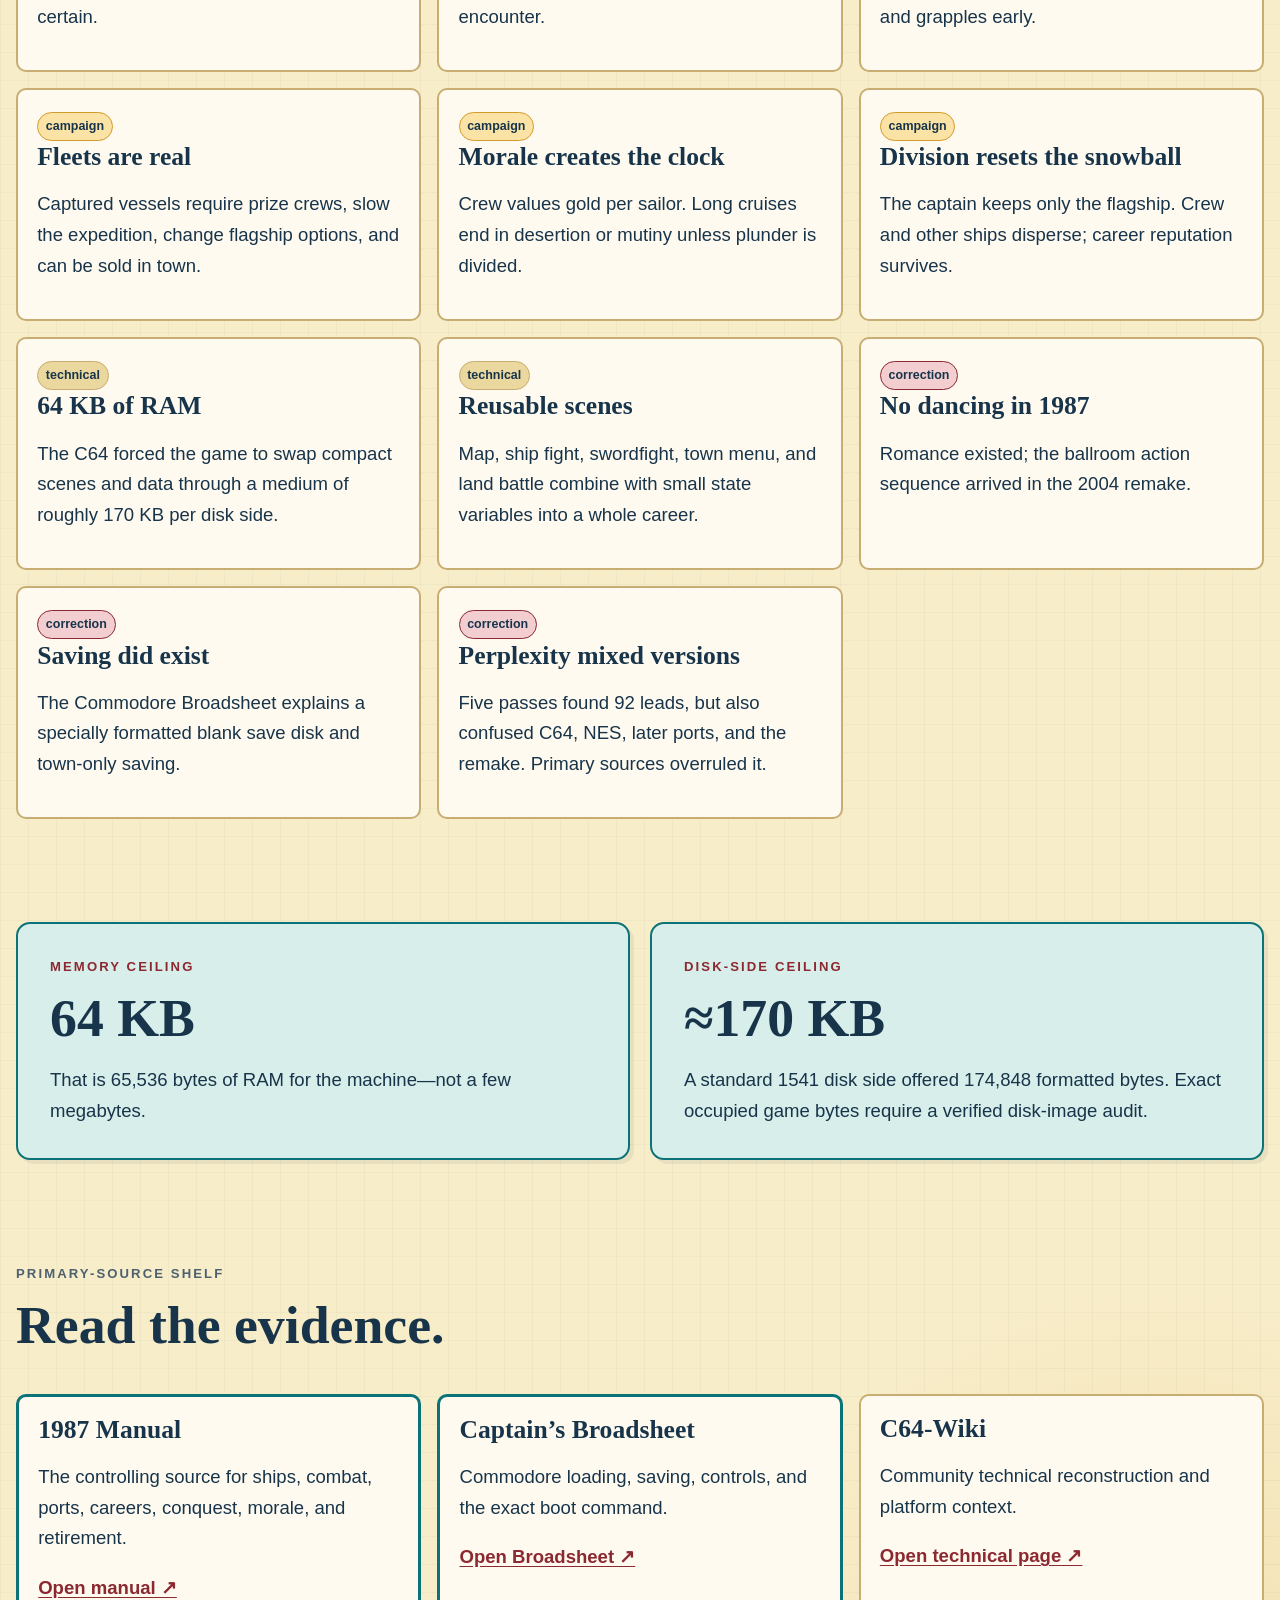
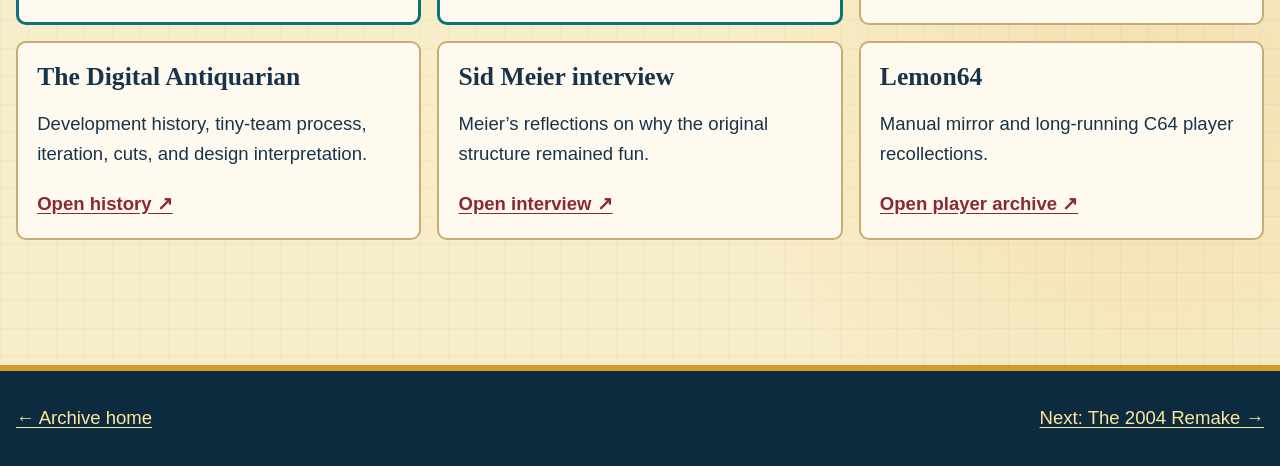
<file: site/research-1987/index.html>
<!doctype html><html lang="en"><head><meta charset="utf-8"><meta name="viewport" content="width=device-width,initial-scale=1"><meta name="robots" content="noindex,nofollow"><title>The 1987 Original · Research · The Eighth Sea</title><link rel="stylesheet" href="../assets/site.css"></head><body><a class="skip-link" href="#main">Skip</a><header class="site-head"><div class="wrap"><div class="masthead"><a class="home" href="../">The Eighth Sea<small>CAPTAIN'S ARCHIVE</small></a><div class="boot-chip">64K OF MEMORY</div></div><nav class="site-nav"><a href="../play-loop/">Play Loop</a><a href="../ships-and-combat/">Ships</a><a href="../ports-and-conquest/">Conquest</a><a href="../career-and-adventures/">Career</a><a href="./" aria-current="page">1987 Research</a><a href="../remake-2004/">2004 Remake</a><a href="../crownwake-world/">World</a></nav></div></header><main id="main" class="wrap"><p class="eyebrow">Source-audited reconstruction</p><h1>Scott remembered the design center.</h1><p class="lede">The original hid a living Caribbean underneath a nearly arcade-simple foreground: find ship, identify ship, fight, board, take prize, enter port, repeat.</p>
<section class="section verdict"><strong>The research verdict</strong><h2>Deep campaign. Ruthlessly simple commands.</h2><p>The world tracked wars, alliances, economies, governors, treasure, family, morale, age, health, reputation, and retirement. The player mostly saw them when they changed a target, price, port, reward, or decision.</p></section>
<section class="section"><div class="section-head"><div><p class="eyebrow">Verified mechanics</p><h2>Filter the findings.</h2></div><p>Claims below are controlled by original Commodore documentation wherever possible.</p></div><div class="button-row"><button class="btn" data-filter-group="research" data-filter="all" aria-pressed="true">All findings</button><button class="btn" data-filter-group="research" data-filter="core" aria-pressed="false">Core loop</button><button class="btn" data-filter-group="research" data-filter="campaign" aria-pressed="false">Campaign</button><button class="btn" data-filter-group="research" data-filter="technical" aria-pressed="false">Technical</button><button class="btn" data-filter-group="research" data-filter="correction" aria-pressed="false">Corrections</button></div><div class="source-grid" style="margin-top:1rem"><article class="source-card" data-filter-group="research" data-category="core"><span class="tag core">core</span><h3>Three-stage identification</h3><p>Sails first, ship class second, colors third. Each closer look makes escape less certain.</p></article><article class="source-card" data-filter-group="research" data-category="core"><span class="tag core">core</span><h3>One ship fights</h3><p>The player chooses a flagship. That ship’s crew capacity and guns define the encounter.</p></article><article class="source-card" data-filter-group="research" data-category="core"><span class="tag core">core</span><h3>Board to preserve value</h3><p>Merchant ships may surrender after a few broadsides; expert play minimizes damage and grapples early.</p></article><article class="source-card" data-filter-group="research" data-category="campaign"><span class="tag gold">campaign</span><h3>Fleets are real</h3><p>Captured vessels require prize crews, slow the expedition, change flagship options, and can be sold in town.</p></article><article class="source-card" data-filter-group="research" data-category="campaign"><span class="tag gold">campaign</span><h3>Morale creates the clock</h3><p>Crew values gold per sailor. Long cruises end in desertion or mutiny unless plunder is divided.</p></article><article class="source-card" data-filter-group="research" data-category="campaign"><span class="tag gold">campaign</span><h3>Division resets the snowball</h3><p>The captain keeps only the flagship. Crew and other ships disperse; career reputation survives.</p></article><article class="source-card" data-filter-group="research" data-category="technical"><span class="tag">technical</span><h3>64 KB of RAM</h3><p>The C64 forced the game to swap compact scenes and data through a medium of roughly 170 KB per disk side.</p></article><article class="source-card" data-filter-group="research" data-category="technical"><span class="tag">technical</span><h3>Reusable scenes</h3><p>Map, ship fight, swordfight, town menu, and land battle combine with small state variables into a whole career.</p></article><article class="source-card" data-filter-group="research" data-category="correction"><span class="tag warning">correction</span><h3>No dancing in 1987</h3><p>Romance existed; the ballroom action sequence arrived in the 2004 remake.</p></article><article class="source-card" data-filter-group="research" data-category="correction"><span class="tag warning">correction</span><h3>Saving did exist</h3><p>The Commodore Broadsheet explains a specially formatted blank save disk and town-only saving.</p></article><article class="source-card" data-filter-group="research" data-category="correction"><span class="tag warning">correction</span><h3>Perplexity mixed versions</h3><p>Five passes found 92 leads, but also confused C64, NES, later ports, and the remake. Primary sources overruled it.</p></article></div></section>
<section class="section grid two"><div class="card accent"><p class="eyebrow">Memory ceiling</p><h2>64 KB</h2><p>That is 65,536 bytes of RAM for the machine—not a few megabytes.</p></div><div class="card accent"><p class="eyebrow">Disk-side ceiling</p><h2>≈170 KB</h2><p>A standard 1541 disk side offered 174,848 formatted bytes. Exact occupied game bytes require a verified disk-image audit.</p></div></section>
<section class="section"><div class="section-head"><div><p class="eyebrow">Primary-source shelf</p><h2>Read the evidence.</h2></div></div><div class="source-grid"><article class="source-card primary"><h3>1987 Manual</h3><p>The controlling source for ships, combat, ports, careers, conquest, morale, and retirement.</p><a href="https://www.c64sets.com/pirates/manual.pdf">Open manual ↗</a></article><article class="source-card primary"><h3>Captain’s Broadsheet</h3><p>Commodore loading, saving, controls, and the exact boot command.</p><a href="https://www.c64sets.com/pirates/broadsheet.pdf">Open Broadsheet ↗</a></article><article class="source-card"><h3>C64-Wiki</h3><p>Community technical reconstruction and platform context.</p><a href="https://www.c64-wiki.com/wiki/Pirates%21">Open technical page ↗</a></article><article class="source-card"><h3>The Digital Antiquarian</h3><p>Development history, tiny-team process, iteration, cuts, and design interpretation.</p><a href="https://www.filfre.net/2015/07/pirates/">Open history ↗</a></article><article class="source-card"><h3>Sid Meier interview</h3><p>Meier’s reflections on why the original structure remained fun.</p><a href="https://www.theguardian.com/technology/gamesblog/2007/mar/23/lastmonthiem">Open interview ↗</a></article><article class="source-card"><h3>Lemon64</h3><p>Manual mirror and long-running C64 player recollections.</p><a href="https://www.lemon64.com/game/pirates">Open player archive ↗</a></article></div></section></main><footer class="site-foot"><div class="wrap foot-grid"><a href="../">← Archive home</a><a href="../remake-2004/">Next: The 2004 Remake →</a></div></footer><script src="../data/game-data.js"></script><script src="../assets/site.js"></script></body></html>
</file>
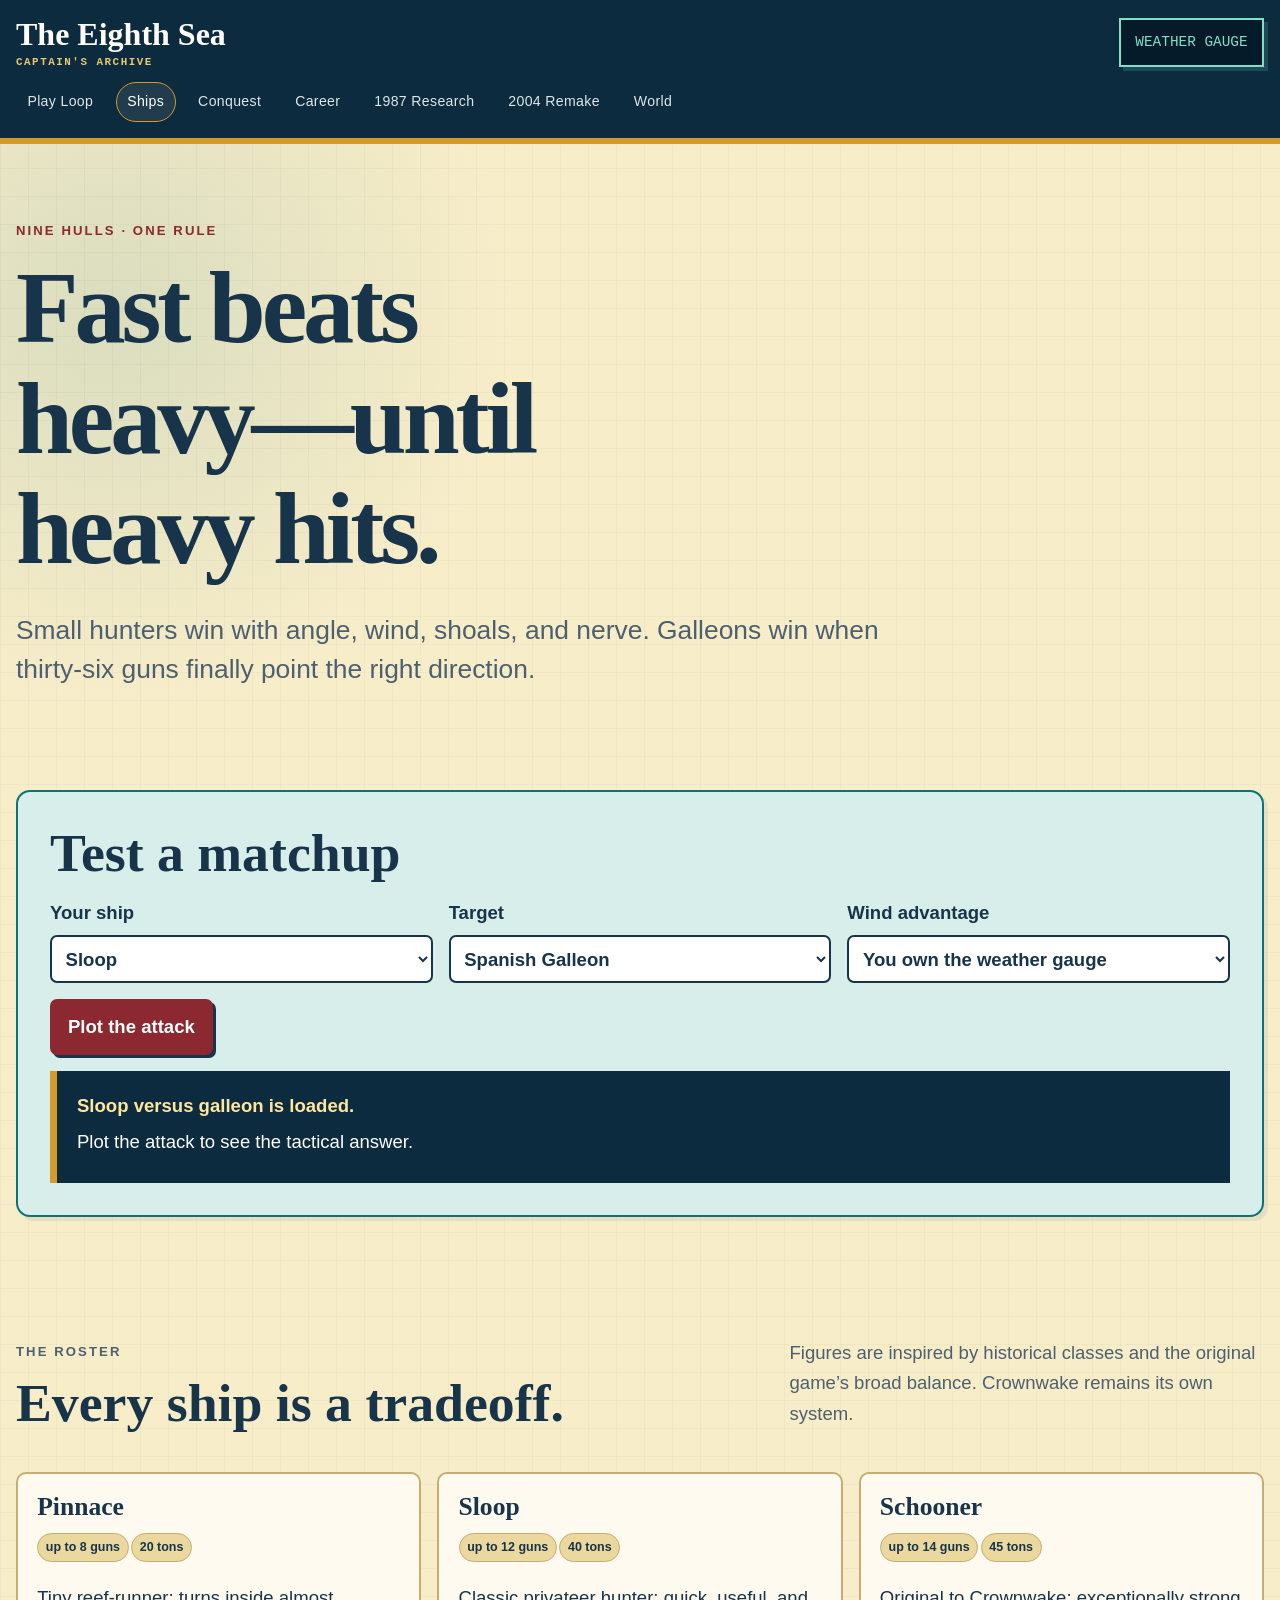
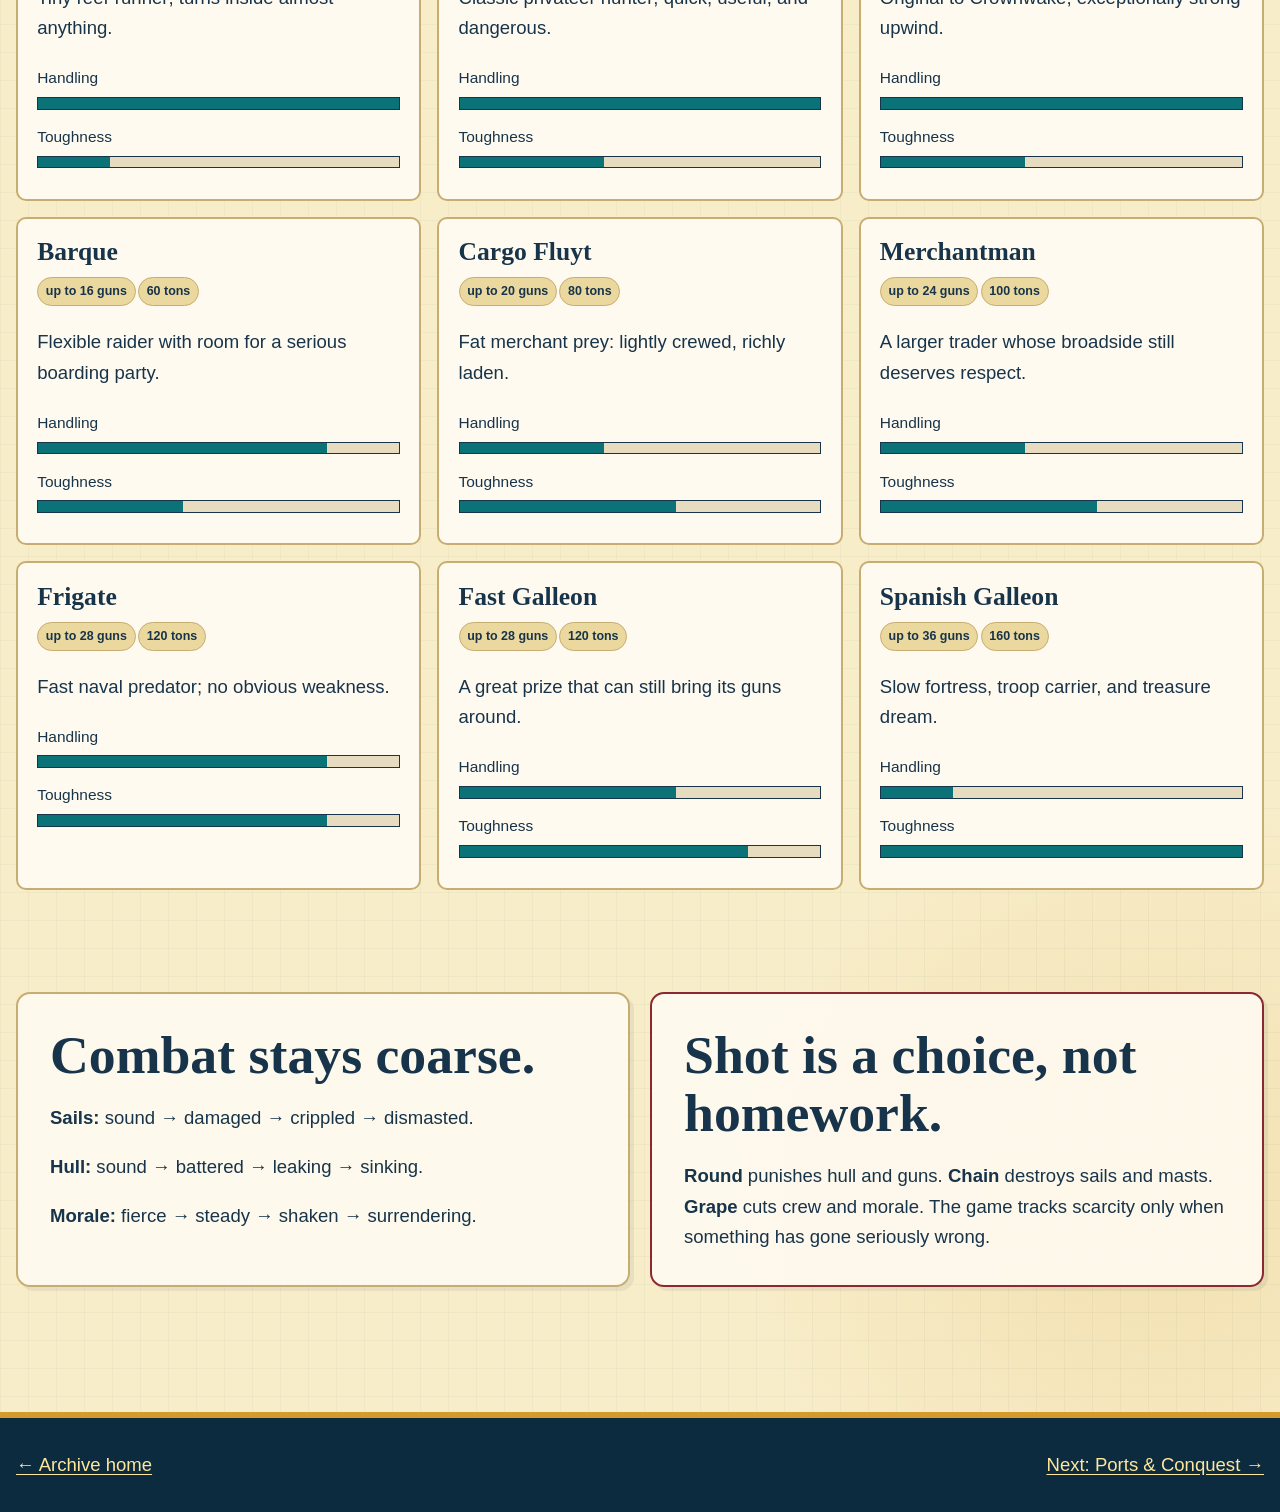
<file: site/ships-and-combat/index.html>
<!doctype html><html lang="en"><head><meta charset="utf-8"><meta name="viewport" content="width=device-width,initial-scale=1"><meta name="robots" content="noindex,nofollow"><title>Ships & Combat · The Eighth Sea</title><link rel="stylesheet" href="../assets/site.css"></head><body><a class="skip-link" href="#main">Skip</a><header class="site-head"><div class="wrap"><div class="masthead"><a class="home" href="../">The Eighth Sea<small>CAPTAIN'S ARCHIVE</small></a><div class="boot-chip">WEATHER GAUGE</div></div><nav class="site-nav"><a href="../play-loop/">Play Loop</a><a href="./" aria-current="page">Ships</a><a href="../ports-and-conquest/">Conquest</a><a href="../career-and-adventures/">Career</a><a href="../research-1987/">1987 Research</a><a href="../remake-2004/">2004 Remake</a><a href="../crownwake-world/">World</a></nav></div></header><main id="main" class="wrap"><p class="eyebrow">Nine hulls · one rule</p><h1>Fast beats heavy—until heavy hits.</h1><p class="lede">Small hunters win with angle, wind, shoals, and nerve. Galleons win when thirty-six guns finally point the right direction.</p>
<section class="section card accent"><h2>Test a matchup</h2><div class="controls"><label>Your ship<select id="your-ship"></select></label><label>Target<select id="target-ship"></select></label><label>Wind advantage<select id="wind"><option value="upwind">You own the weather gauge</option><option value="neutral">Neutral wind</option><option value="downwind">Target owns the wind</option></select></label></div><button class="btn primary" id="compare-ships">Plot the attack</button><div class="result" id="ship-result" aria-live="polite"><strong>Sloop versus galleon is loaded.</strong><p>Plot the attack to see the tactical answer.</p></div></section>
<section class="section"><div class="section-head"><div><p class="eyebrow">The roster</p><h2>Every ship is a tradeoff.</h2></div><p>Figures are inspired by historical classes and the original game’s broad balance. Crownwake remains its own system.</p></div><div class="ship-grid" id="ship-grid"></div></section>
<section class="section grid two"><div class="card"><h2>Combat stays coarse.</h2><p><strong>Sails:</strong> sound → damaged → crippled → dismasted.</p><p><strong>Hull:</strong> sound → battered → leaking → sinking.</p><p><strong>Morale:</strong> fierce → steady → shaken → surrendering.</p></div><div class="card blood"><h2>Shot is a choice, not homework.</h2><p><strong>Round</strong> punishes hull and guns. <strong>Chain</strong> destroys sails and masts. <strong>Grape</strong> cuts crew and morale. The game tracks scarcity only when something has gone seriously wrong.</p></div></section></main><footer class="site-foot"><div class="wrap foot-grid"><a href="../">← Archive home</a><a href="../ports-and-conquest/">Next: Ports & Conquest →</a></div></footer><script src="../data/game-data.js"></script><script src="../assets/site.js"></script></body></html>
</file>
<file: site/assets/site.css>
/* The Eighth Sea — bright sea-chart field manual.
   Type: Palatino display + Trebuchet body. Palette: parchment, sea-glass, oxblood, navy, brass.
   Spacing: generous. Depth: hard print shadows. Motion: one short reveal, reduced-motion safe. */
:root {
  --ink: #17344a;
  --ink-soft: #4c6070;
  --paper: #f8edc9;
  --paper-deep: #ead89f;
  --card: #fffaf0;
  --sea: #0b7378;
  --sea-light: #d8eeea;
  --blood: #8c2830;
  --gold: #d49a2c;
  --rule: #c7ad72;
  --night: #0d2b3e;
  --font-display: "Palatino Linotype", Palatino, Georgia, serif;
  --font-body: "Trebuchet MS", Verdana, sans-serif;
  --font-code: Consolas, "Courier New", monospace;
  --shadow: 7px 7px 0 rgba(23, 52, 74, 0.13);
  --radius: 14px;
  --wrap: 78rem;
}

* { box-sizing: border-box; }
html, body { overflow-x: hidden; }
html { scroll-behavior: smooth; }
body {
  margin: 0;
  color: var(--ink);
  background-color: var(--paper);
  background-image:
    linear-gradient(rgba(23,52,74,.035) 1px, transparent 1px),
    linear-gradient(90deg, rgba(23,52,74,.035) 1px, transparent 1px),
    radial-gradient(circle at 9% 10%, rgba(11,115,120,.13), transparent 25rem),
    radial-gradient(circle at 90% 90%, rgba(212,154,44,.16), transparent 26rem);
  background-size: 28px 28px, 28px 28px, auto, auto;
  font-family: var(--font-body);
  font-size: 1.16rem;
  line-height: 1.65;
  overflow-wrap: break-word;
}

a { color: var(--blood); text-underline-offset: 3px; }
a:hover { color: var(--sea); }
button, select, input { font: inherit; }
button, select { min-height: 48px; }
button { cursor: pointer; }
.wrap { width: min(calc(100% - 2rem), var(--wrap)); margin-inline: auto; }
.skip-link { position: absolute; left: -9999px; top: 0; }
.skip-link:focus { left: 1rem; top: 1rem; z-index: 99; background: #fff; padding: .75rem 1rem; }

.site-head {
  background: var(--night);
  color: white;
  border-bottom: 6px solid var(--gold);
}
.masthead { display: flex; gap: 1.5rem; align-items: center; justify-content: space-between; padding: 1.1rem 0 .9rem; }
.home { color: white; text-decoration: none; font-family: var(--font-display); font-weight: 800; font-size: clamp(1.35rem, 3vw, 2rem); line-height: 1; }
.home small { display: block; color: #e8c76f; font-family: var(--font-code); font-size: .68rem; letter-spacing: .14em; margin-top: .45rem; }
.boot-chip { flex: 0 0 auto; border: 2px solid #7de0c9; color: #7de0c9; background: #061b29; padding: .65rem .9rem; font-family: var(--font-code); font-size: .9rem; box-shadow: 4px 4px 0 rgba(125,224,201,.17); }
.site-nav { display: flex; flex-wrap: wrap; gap: .35rem .7rem; padding: 0 0 1rem; }
.site-nav a { color: #dce8e9; text-decoration: none; padding: .45rem .65rem; border: 1px solid transparent; border-radius: 999px; font-size: .88rem; letter-spacing: .025em; }
.site-nav a:hover, .site-nav a[aria-current="page"] { color: white; border-color: var(--gold); background: rgba(255,255,255,.08); }

main { padding: clamp(2.4rem, 6vw, 5.5rem) 0; }
.hero { display: grid; grid-template-columns: minmax(0, 1.35fr) minmax(18rem, .65fr); gap: clamp(2rem, 6vw, 5rem); align-items: center; }
.eyebrow { margin: 0 0 .7rem; color: var(--blood); text-transform: uppercase; letter-spacing: .16em; font-weight: 900; font-size: .82rem; }
h1, h2, h3 { font-family: var(--font-display); line-height: 1.08; }
h1 { font-size: clamp(3rem, 8vw, 6.6rem); letter-spacing: -.04em; margin: 0 0 1rem; max-width: 12ch; }
h2 { font-size: clamp(2rem, 4.2vw, 3.45rem); margin: 0 0 1rem; }
h3 { font-size: clamp(1.35rem, 2vw, 1.75rem); margin: 0 0 .55rem; }
.lede { max-width: 62ch; color: var(--ink-soft); font-size: clamp(1.25rem, 2.3vw, 1.65rem); line-height: 1.45; }
.hero-note { background: var(--card); border: 3px solid var(--ink); box-shadow: var(--shadow); padding: 1.4rem; transform: rotate(1deg); }
.hero-note strong { display: block; font-family: var(--font-display); font-size: 1.55rem; }
.hero-note code, .boot-screen code { font-family: var(--font-code); }
.boot-screen { background: #061b29; color: #9af1d9; border: 5px solid var(--ink); padding: 1.4rem; font-family: var(--font-code); box-shadow: var(--shadow); }
.boot-screen p { margin: .2rem 0; }
.boot-screen .cursor { color: #fff2a8; }

.section { margin-top: clamp(3.5rem, 8vw, 7rem); }
.section-head { display: flex; align-items: end; justify-content: space-between; gap: 1.25rem; margin-bottom: 1.5rem; }
.section-head p { max-width: 46ch; color: var(--ink-soft); }
.grid { display: grid; gap: 1.25rem; }
.grid.two { grid-template-columns: repeat(2, minmax(0,1fr)); }
.grid.three { grid-template-columns: repeat(3, minmax(0,1fr)); }
.card { background: rgba(255,250,240,.92); border: 2px solid var(--rule); border-radius: var(--radius); padding: clamp(1.25rem, 3vw, 2rem); box-shadow: 4px 4px 0 rgba(23,52,74,.07); }
.card.accent { border-color: var(--sea); background: var(--sea-light); }
.card.blood { border-color: var(--blood); }
.card p:last-child, .card ul:last-child { margin-bottom: 0; }
.number { font-family: var(--font-display); font-size: 3rem; line-height: 1; color: var(--blood); font-weight: 900; }
.stat-grid { display: grid; grid-template-columns: repeat(4, minmax(0,1fr)); gap: .9rem; margin-top: 2rem; }
.stat { background: var(--night); color: white; padding: 1rem; border-bottom: 5px solid var(--gold); }
.stat strong { display: block; font-family: var(--font-display); font-size: 2.25rem; color: #ffe69d; }
.stat span { font-size: .9rem; }

.module-grid { display: grid; grid-template-columns: repeat(2, minmax(0,1fr)); gap: 1.15rem; list-style: none; padding: 0; }
.module-grid a { display: grid; grid-template-columns: auto 1fr auto; gap: 1rem; align-items: start; min-height: 100%; padding: 1.45rem; color: var(--ink); text-decoration: none; background: var(--card); border: 2px solid var(--ink); border-radius: var(--radius); box-shadow: var(--shadow); }
.module-grid a:hover { border-color: var(--blood); transform: translateY(-2px); }
.module-grid .module-no { font-family: var(--font-code); color: var(--blood); font-weight: 900; }
.module-grid h3 { margin: 0 0 .45rem; }
.module-grid p { color: var(--ink-soft); margin: 0; }
.module-grid .arrow { color: var(--sea); font-size: 1.5rem; }

.button-row { display: flex; flex-wrap: wrap; gap: .7rem; }
.btn { border: 2px solid var(--ink); background: var(--card); color: var(--ink); padding: .65rem 1rem; border-radius: 7px; font-weight: 800; box-shadow: 3px 3px 0 var(--ink); }
.btn:hover, .btn[aria-pressed="true"], .btn.primary { background: var(--blood); border-color: var(--blood); color: white; }
.btn:active { transform: translate(2px,2px); box-shadow: 1px 1px 0 var(--ink); }
.btn.sea { background: var(--sea); border-color: var(--sea); color: white; }
.result { margin-top: 1rem; min-height: 7rem; background: var(--night); color: white; border-left: 7px solid var(--gold); padding: 1.25rem; }
.result strong { color: #ffe69d; }
.result p { margin: .35rem 0 0; }
.controls { display: grid; grid-template-columns: repeat(3, minmax(0,1fr)); gap: 1rem; margin: 1rem 0; }
label { display: grid; gap: .4rem; font-weight: 800; }
select { width: 100%; background: white; color: var(--ink); border: 2px solid var(--ink); padding: .6rem; border-radius: 7px; }

.console { background: #061b29; color: #d6fff4; border: 6px double #78d8c6; padding: clamp(1.2rem, 4vw, 2.3rem); font-family: var(--font-code); box-shadow: var(--shadow); }
.console h2, .console h3 { font-family: var(--font-code); color: #ffe69d; text-transform: uppercase; }
.console .readout { min-height: 12rem; white-space: pre-line; }
.console .button-row { border-top: 1px solid rgba(255,255,255,.25); padding-top: 1rem; }
.console .btn { border-color: #78d8c6; box-shadow: 3px 3px 0 #78d8c6; background: transparent; color: #d6fff4; }
.console .btn:hover { background: #78d8c6; color: #061b29; }

.ship-grid, .source-grid, .port-grid { display: grid; grid-template-columns: repeat(3, minmax(0,1fr)); gap: 1rem; }
.ship-card, .source-card, .port-card { background: var(--card); border: 2px solid var(--rule); padding: 1.2rem; border-radius: 10px; }
.ship-card[data-hidden="true"], .source-card[data-hidden="true"], .port-card[data-hidden="true"], .adventure-card[data-hidden="true"] { display: none; }
.meter { height: .8rem; background: #e8dcc0; border: 1px solid var(--ink); margin: .25rem 0 .7rem; }
.meter span { display: block; height: 100%; background: var(--sea); }
.tag { display: inline-block; background: var(--paper-deep); color: var(--ink); border: 1px solid var(--rule); padding: .2rem .48rem; margin: .15rem .15rem .15rem 0; border-radius: 999px; font-size: .78rem; font-weight: 800; }
.tag.core { background: #caece6; border-color: var(--sea); }
.tag.warning { background: #f2ced0; border-color: var(--blood); }
.tag.gold { background: #fae3a5; border-color: var(--gold); }

.flow { display: grid; grid-template-columns: repeat(5, minmax(0,1fr)); gap: .7rem; counter-reset: step; }
.flow > div { position: relative; background: var(--card); border-top: 5px solid var(--sea); padding: 1rem; min-height: 8rem; }
.flow > div::before { counter-increment: step; content: counter(step, decimal-leading-zero); display: block; font-family: var(--font-code); color: var(--blood); font-weight: 900; }
.flow strong { display: block; margin-top: .5rem; }

.timeline { border-left: 5px solid var(--sea); padding-left: 1.4rem; }
.timeline article { position: relative; margin: 0 0 1.4rem; padding: 1rem 1.2rem; background: var(--card); border: 2px solid var(--rule); }
.timeline article::before { content: ""; position: absolute; width: 17px; height: 17px; border-radius: 50%; background: var(--gold); border: 3px solid var(--ink); left: -2rem; top: 1.25rem; }
.fact-list { padding-left: 1.25rem; }
.fact-list li { margin-bottom: .55rem; }

.source-card a { font-weight: 900; }
.source-card.primary { border-color: var(--sea); border-width: 3px; }
.verdict { border: 3px solid var(--blood); background: #fff4e8; padding: 1.25rem; box-shadow: var(--shadow); }
.verdict strong { color: var(--blood); }
.callout { background: var(--sea-light); border-left: 7px solid var(--sea); padding: 1.2rem 1.35rem; }

.atlas { position: relative; min-height: 34rem; background: #bfe3df; border: 4px solid var(--ink); border-radius: 20px; overflow: hidden; box-shadow: var(--shadow); }
.atlas::before, .atlas::after { content: ""; position: absolute; background: var(--paper-deep); border: 3px solid var(--ink); border-radius: 54% 46% 62% 38%; transform: rotate(-8deg); }
.atlas::before { width: 38%; height: 55%; left: -7%; top: 8%; }
.atlas::after { width: 30%; height: 38%; right: -6%; bottom: 5%; }
.map-port { position: absolute; z-index: 2; transform: translate(-50%,-50%); border: 3px solid var(--ink); border-radius: 50%; width: 2rem; height: 2rem; background: var(--gold); color: var(--ink); }
.map-port:hover, .map-port:focus { background: var(--blood); color: white; }
.map-port span { position: absolute; left: 50%; top: 115%; transform: translateX(-50%); width: max-content; max-width: 9rem; background: var(--card); border: 1px solid var(--ink); padding: .2rem .4rem; font-size: .73rem; font-weight: 900; }
.map-readout { margin-top: 1rem; }

.compare-grid { display: grid; grid-template-columns: 1fr 1fr 1fr; border: 3px solid var(--ink); }
.compare-grid > div { padding: 1rem; border-right: 1px solid var(--rule); border-bottom: 1px solid var(--rule); background: var(--card); }
.compare-grid > div:nth-child(3n) { border-right: 0; }
.compare-head { background: var(--night) !important; color: white; font-weight: 900; font-family: var(--font-display); font-size: 1.25rem; }
.check { color: var(--sea); font-weight: 900; }
.dash { color: #9b845b; }

.site-foot { background: var(--night); color: #dce8e9; border-top: 6px solid var(--gold); padding: 2rem 0; margin-top: 3rem; }
.site-foot a { color: #ffe69d; }
.foot-grid { display: grid; grid-template-columns: 1fr auto; gap: 2rem; align-items: center; }
.mini { font-size: .9rem; color: var(--ink-soft); }

@media (max-width: 900px) {
  .hero, .grid.three, .ship-grid, .source-grid, .port-grid { grid-template-columns: 1fr 1fr; }
  .hero { align-items: start; }
  .stat-grid { grid-template-columns: 1fr 1fr; }
  .flow { grid-template-columns: 1fr 1fr; }
  .controls { grid-template-columns: 1fr; }
}
@media (max-width: 640px) {
  body { font-size: 1.05rem; }
  .wrap { width: min(calc(100% - 1.2rem), var(--wrap)); }
  .masthead { align-items: flex-start; }
  .boot-chip { display: none; }
  .site-nav a { width: calc(50% - .4rem); border: 1px solid rgba(255,255,255,.25); }
  .hero, .grid.two, .grid.three, .module-grid, .ship-grid, .source-grid, .port-grid, .stat-grid, .flow, .foot-grid { grid-template-columns: 1fr; }
  h1 { font-size: clamp(2.7rem, 16vw, 4.4rem); }
  .section-head { display: block; }
  .compare-grid { grid-template-columns: 1fr; }
  .compare-grid > div { border-right: 0; }
  .compare-grid .compare-head:not(:first-child) { margin-top: .7rem; }
  .atlas { min-height: 30rem; }
  .map-port span { width: 7.2rem; text-align: center; }
}
@media (prefers-reduced-motion: reduce) {
  * { scroll-behavior: auto !important; transition: none !important; animation: none !important; }
}
</file>
